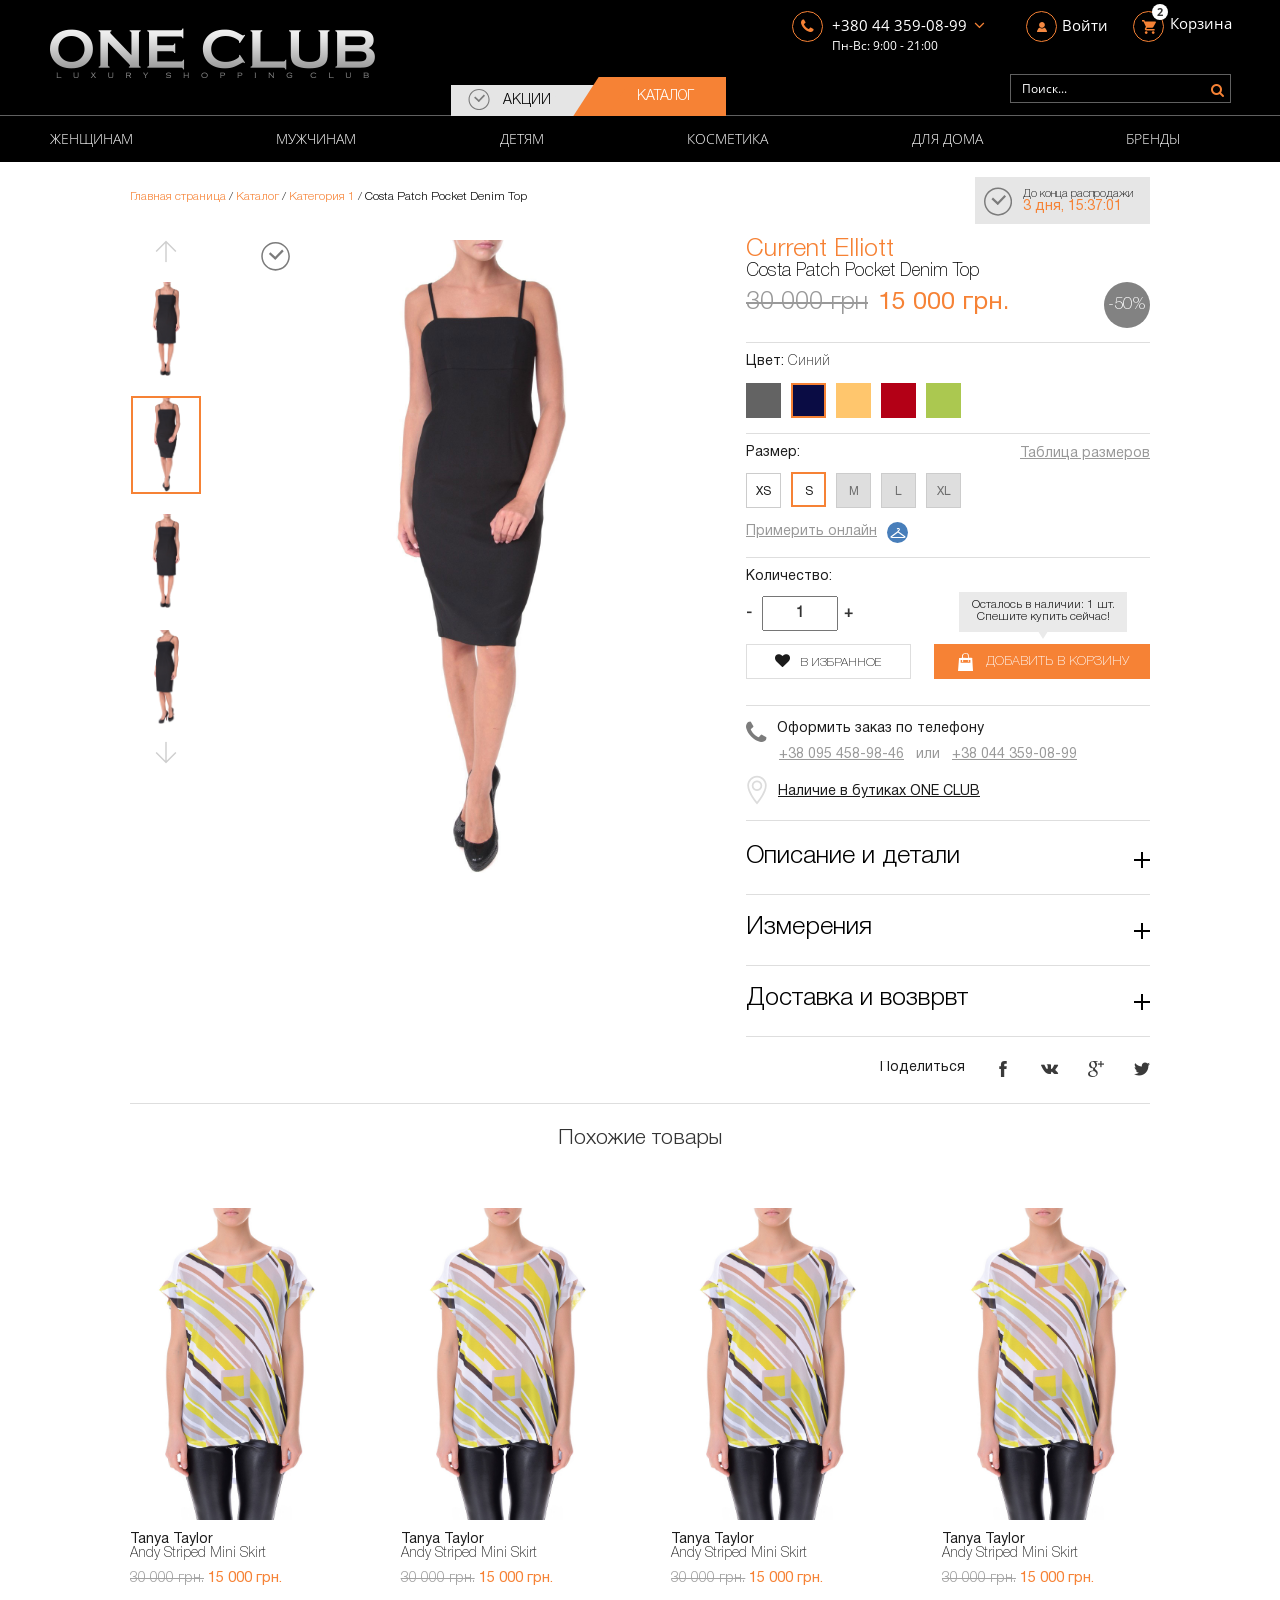
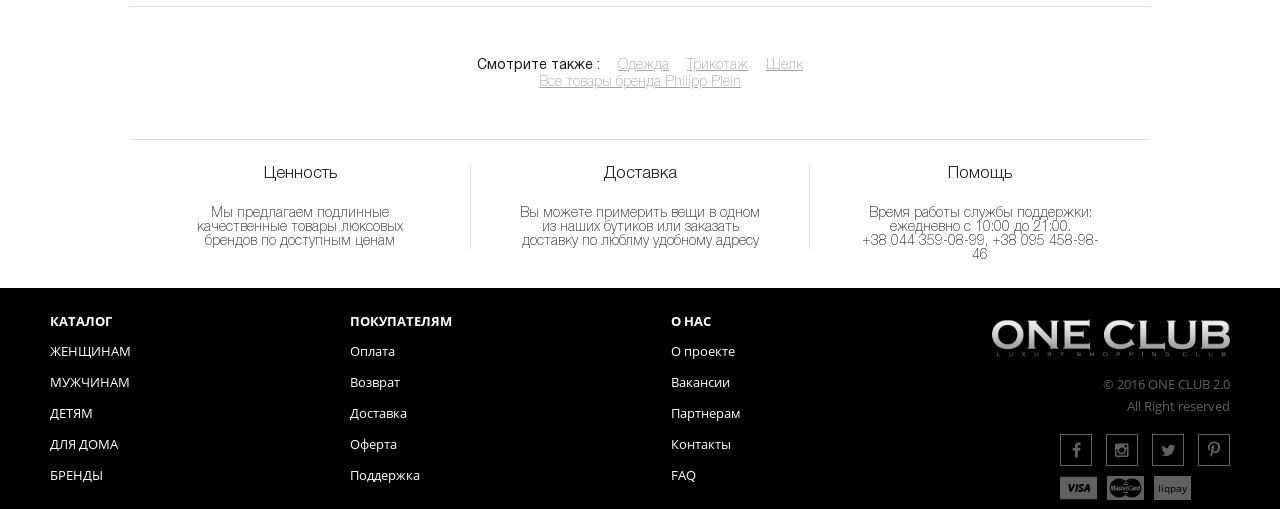
<file: index.html>
<!DOCTYPE html>
<html>
<head>
	<meta charset="utf-8" />
	<title>Test task</title>
	<meta http-equiv="X-UA-Compatible" content="IE=edge" />
	<meta name="viewport" content="width=device-width, initial-scale=1.0" />
	<link rel="shortcut icon" href="favicon.png" />
	<link rel="stylesheet" href="libs/bootstrap/bootstrap-grid.min.css" />
	<link rel="stylesheet" href="libs/font-awesome/css/font-awesome.min.css" />
	<link rel="stylesheet" href="libs/themify-icons/themify-icons.css" />
	<link rel="stylesheet" href="libs/magnific-popup/magnific-popup.css" />
	<link rel="stylesheet" href="css/fonts.css" />
	<link rel="stylesheet" href="css/main.css" />
	<link rel="stylesheet" href="css/slick.css" />
	<link rel="stylesheet" href="css/media.css" />
</head>
<body>
	
	<div class="loader">
		<div class="loader_inner"></div>
	</div>

<!-- header -->

	<header>
		<div class="col-xs-12">
			<div class="row">
				<div class="logo" ><a href="#"><img src="img/logo.png" alt="logo"></a></div>
				<div class="logo-small"><a href="#"><img src="img/logo-small.png" alt="logo"></a></div>
				<div class="bag-icon"><a href="#"><svg
					xmlns="http://www.w3.org/2000/svg"
					id="svg2"
					version="1.1"
					width="18.347467"
					height="22.055443"
					viewBox="0 0 18.347467 22.055443">
					<path
					style="fill:#f5853c"
					d="m 1.319958,5.9950984 c 0,0 1.580932,-0.016375 3.049934,0.00568 0.838221,0.012583 0.363017,-1.2009554 0.583029,-3.0501666 0.430299,-3.61667268 8.141525,-4.2203504 8.247797,-0.052476 0.01262,0.4948966 0.06185,2.662153 -0.0037,3.0750006 0,0 3.090286,0.093555 4.113044,0.093555 1.461029,1.7599663 0.03889,-0.1788493 0.07723,0.2579903 l 0.960175,15.7307613 -9.173734,0 -9.173733,0 z m 13.814843,2.676093 -2.144863,0.041001 0.06758,2.2326376 -0.88715,-0.0546 L 12.142931,8.6462757 6.334802,8.464442 6.232167,11.022699 5.107053,10.991477 5.068883,8.5372585 3.277882,8.6213595 3.213492,11.869675 15.159095,11.886955 Z M 12.239479,6.004125 c 0.335928,0.00525 -0.06656,0.3274901 -0.05026,-0.099216 C 12.243187,4.4923114 12.17326,2.4722907 11.716986,1.9781539 10.927624,1.1232891 9.671833,1.0233522 8.914216,1.0554428 8.008575,1.0938033 6.927466,1.5388627 6.403562,2.5805948 5.85764,3.6661073 5.894114,5.3599002 6.217982,5.9099424 Z"
					id="path3338"
					/>
				</svg></a></div>
				<div class="users-section" id="top">
					<div class="users-section__phone phone">

						<div class="phone__icon icon">
							<i class="fa fa-phone" aria-hidden="true"></i>
						</div>
						<div class="users-section__phone___text">
							<p>+380 44 359-08-99 <span><i class="fa fa-angle-down" aria-hidden="true"></i></span></p>
							<p class="schadule">Пн-Вс: 9:00 - 21:00</p>
							<div class="phone_hidden">+38 095 458-98-46</div>
						</div>
					</div>
					<div class="users-section__enter enter">
						<div class="enter__icon icon">
							<svg
							xmlns="http://www.w3.org/2000/svg"
							version="1.1"
							width="10.034562"
							height="10.000808"
							viewBox="0 0 10.034562 10.000808"
							>
							<path
							style="fill:#f58942"
							d="M 0,9.6167032 C 0,8.9179717 1.3482343,6.2470168 2.2901623,5.8163562 3.2470435,5.3788587 3.8076682,6.5936842 5.0836654,6.5576081 6.4691394,6.5184371 6.8953682,5.248722 7.8479137,5.8374274 9.0819961,6.6001324 10.528242,9.7588719 9.8698141,9.8824315 8.7804745,10.086855 7.462078,9.9644655 5,9.9644655 c -2.75,0 -5,0.1697775 -5,-0.3477627 z M 2.7888559,4.6261419 C 1.7260754,3.3455698 2.1344902,1.7513845 2.8698009,1.0305003 c 1.4067864,-1.37918588 3.0335129,-1.37582264 4.2392118,0.021186 0.715561,0.8291003 1.2021339,2.187729 0.1656907,3.4897094 -1.046637,1.314786 -2.8671766,2.035125 -4.4858475,0.084746 z"
							id="path3340"
							/>
						</svg>
					</div>

					<div class="users-section__enter__text"><p><a href="#">Войти</a></p></div>
				</div>

				<div class="users-section__cart cart">
					<div class="cart__icon icon">
						<svg xmlns="http://www.w3.org/2000/svg" xmlns:xlink="http://www.w3.org/1999/xlink" version="1.1" id="Capa_1" x="0px" y="0px" viewBox="0 0 510 510" style="enable-background:new 0 0 510 510;" xml:space="preserve">
							<g>
								<g id="shopping-cart">
									<path d="M153,408c-28.05,0-51,22.95-51,51s22.95,51,51,51s51-22.95,51-51S181.05,408,153,408z M0,0v51h51l91.8,193.8L107.1,306    c-2.55,7.65-5.1,17.85-5.1,25.5c0,28.05,22.95,51,51,51h306v-51H163.2c-2.55,0-5.1-2.55-5.1-5.1v-2.551l22.95-43.35h188.7    c20.4,0,35.7-10.2,43.35-25.5L504.9,89.25c5.1-5.1,5.1-7.65,5.1-12.75c0-15.3-10.2-25.5-25.5-25.5H107.1L84.15,0H0z M408,408    c-28.05,0-51,22.95-51,51s22.95,51,51,51s51-22.95,51-51S436.05,408,408,408z" fill="#f68235"/>
								</g>
							</g>
						</svg>
						<div class="purchases-count">2</div>
					</div>
					<div class="users-section__cart__text"><p><a href="#">Корзина</a></p></div>
				</div>
			</div>

		</div>
	</div>
	<div class="discounts-catalog">
		<a href="#"><div class="left-button">
			<div class="left-button__icon"><svg version="1.1" id="Layer_1" xmlns="http://www.w3.org/2000/svg" xmlns:xlink="http://www.w3.org/1999/xlink" x="0px" y="0px"
				viewBox="0 0 20.7 20.7" enable-background="new 0 0 20.7 20.7" xml:space="preserve">
				<g id="XMLID_1_">
					<path id="XMLID_10_" fill="#7B7B7B" d="M10.4,0C4.6,0,0,4.6,0,10.4c0,5.7,4.6,10.4,10.4,10.4s10.4-4.6,10.4-10.4
					C20.7,4.6,16.1,0,10.4,0z M10.4,19.7c-5.1,0-9.3-4.1-9.3-9.3s4.1-9.3,9.3-9.3s9.3,4.1,9.3,9.3S15.5,19.7,10.4,19.7z"/>
					<g id="XMLID_5_">

						<rect id="XMLID_3_" x="8.3" y="8.4" transform="matrix(0.6925 -0.7214 0.7214 0.6925 -2.6926 11.9759)" fill="#7B7B7B" width="8.7" height="1.6"/>

						<rect id="XMLID_4_" x="5.3" y="9.4" transform="matrix(0.7373 0.6755 -0.6755 0.7373 9.066 -3.0283)" fill="#7B7B7B" width="6.2" height="1.6"/>
					</g>
				</g>
			</svg>
		</div>Акции</div></a>
		<a href="#"><div class="right-button">Каталог</div></a>
	</div>
	<div class="col-xs-12">
		<div class="row">
			<div class="search">
				<form action="#">
					<input type="search" placeholder="Поиск..."> 
					<button type="submit"><i class="fa fa-search" aria-hidden="true"></i>
					</button>
				</form>
			</div>
		</div>
	</div>	
	
	<div class="col-xs-12">
		<div class="row">
			<nav>
				<ul>
					<li><a href="#">Женщинам</a></li>
					<li><a href="#">Мужчинам</a></li>
					<li><a href="#">Детям</a></li>
					<li><a href="#">Косметика</a></li>
					<li><a href="#">Для дома</a></li>
					<li><a href="#">Бренды</a></li>
				</ul>
			</nav>
		</div>
	</div>
</header>

<!-- header-end -->

<!-- hidden button and menu for 320-767px -->
<button class="toggle_mnu">
	<span class="sandwich">
		<span class="sw-topper"></span>
		<span class="sw-bottom"></span>
		<span class="sw-footer"></span>
	</span>
</button>

<div class=" hidden-mnu main-mnu">
	<ul>
		<li><a href="#">Женщинам</a></li>
		<li><a href="#">Мужчинам</a></li>
		<li><a href="#">Детям</a></li>
		<li><a href="#">Косметика</a></li>
		<li><a href="#">Для дома</a></li>
		<li><a href="#">Бренды</a></li>
	</ul>
</div>

<!-- main -->

<div class="col-xs-12">
	<div class="row">
		<div class="main">

			<!-- breadcrumbs section -->

			<div class="col-xs-12">
				<div class="row">
					<div class="breadcrumbs">
						<a href="#"><span>Главная страница </span></a>/ <a href="#"><span>Каталог </span></a>/ <a href="#"><span>Категория 1 </span></a>/ <a href="#">Costa Patch Pocket Denim Top</a>
					</div>
					<div class="timer">
						<div class="timer__icon">
							<svg version="1.1"  xmlns="http://www.w3.org/2000/svg" xmlns:xlink="http://www.w3.org/1999/xlink" x="0px" y="0px"
							viewBox="0 0 20.7 20.7" enable-background="new 0 0 20.7 20.7" xml:space="preserve">

							<path  fill="#7B7B7B" d="M10.4,0C4.6,0,0,4.6,0,10.4c0,5.7,4.6,10.4,10.4,10.4s10.4-4.6,10.4-10.4
							C20.7,4.6,16.1,0,10.4,0z M10.4,19.7c-5.1,0-9.3-4.1-9.3-9.3s4.1-9.3,9.3-9.3s9.3,4.1,9.3,9.3S15.5,19.7,10.4,19.7z"/>


							<rect  x="8.3" y="8.4" transform="matrix(0.6925 -0.7214 0.7214 0.6925 -2.6926 11.9759)" fill="#7B7B7B" width="8.7" height="1.6"/>

							<rect  x="5.3" y="9.4" transform="matrix(0.7373 0.6755 -0.6755 0.7373 9.066 -3.0283)" fill="#7B7B7B" width="6.2" height="1.6"/>

						</svg>
					</div>
					<div class="timer__text">
						<p>До конца распродажи</p>
						<p><span>3 дня, 15:37:01</span></p>
					</div>
				</div>
			</div>
		</div>

		<!-- breadcrumbs section end-->
		
		<!-- sliders -->

		<div class="col-xs-12">
			<div class="row">
				
				<div class="sliders">
					<div class="timer__icon">
						<svg version="1.1"  xmlns="http://www.w3.org/2000/svg" xmlns:xlink="http://www.w3.org/1999/xlink" x="0px" y="0px"
						viewBox="0 0 20.7 20.7" enable-background="new 0 0 20.7 20.7" xml:space="preserve">

						<path  fill="#7B7B7B" d="M10.4,0C4.6,0,0,4.6,0,10.4c0,5.7,4.6,10.4,10.4,10.4s10.4-4.6,10.4-10.4
						C20.7,4.6,16.1,0,10.4,0z M10.4,19.7c-5.1,0-9.3-4.1-9.3-9.3s4.1-9.3,9.3-9.3s9.3,4.1,9.3,9.3S15.5,19.7,10.4,19.7z"/>


						<rect  x="8.3" y="8.4" transform="matrix(0.6925 -0.7214 0.7214 0.6925 -2.6926 11.9759)" fill="#7B7B7B" width="8.7" height="1.6"/>

						<rect  x="5.3" y="9.4" transform="matrix(0.7373 0.6755 -0.6755 0.7373 9.066 -3.0283)" fill="#7B7B7B" width="6.2" height="1.6"/>

					</svg>
				</div>
				<!-- vertical-slider -->
				<div class="sl1">
					<div class="sl__slide "><img src="img/dress1.jpg" alt="dress 1" class="sl__img active"></div>
					<div class="sl__slide"><img src="img/dress2.jpg" alt="dress 2" class="sl__img"></div>
					<div class="sl__slide"><img src="img/dress3.jpg" alt="dress 3" class="sl__img"></div>
					<div class="sl__slide"><img src="img/dress4.jpg" alt="dress 4" class="sl__img"></div>
					<div class="sl__slide"><img src="img/dress2.jpg" alt="dress 2" class="sl__img"></div>
				</div>

				<!-- big-slider -->

				<div class="sl2">
					<div class="sl2__slide "><img src="img/dress1.jpg" alt="dress 1" class="sl2__img active"></div>
					<div class="sl2__slide"><img src="img/dress2.jpg" alt="dress 2" class="sl2__img"></div>
					<div class="sl2__slide"><img src="img/dress3.jpg" alt="dress 3" class="sl2__img"></div>
					<div class="sl2__slide"><img src="img/dress4.jpg" alt="dress 4" class="sl2__img"></div>

				</div>

				<div class="sl3">
					<div class="sl__slide "><img src="img/dress1.jpg" alt="dress 1" class="sl__img active"></div>
					<div class="sl__slide"><img src="img/dress2.jpg" alt="dress 2" class="sl__img"></div>
					<div class="sl__slide"><img src="img/dress3.jpg" alt="dress 3" class="sl__img"></div>
					<div class="sl__slide"><img src="img/dress4.jpg" alt="dress 4" class="sl__img"></div>
					<div class="sl__slide"><img src="img/dress2.jpg" alt="dress 2" class="sl__img"></div>
				</div>

			</div>

			<!-- sliders-end -->


			<!-- description -->
			<div class="description">

				<div class="description__goods-name goods-name">
					<div class="text_wrap">

						<div class="goods-name__text">
							<h2>Current Elliott</h2>
							<h3>Costa Patch Pocket Denim Top</h3>
						</div>
						<div class="goods-name__text__proce">
							<div class="proce_left">30 000 грн </div>
							<div class="price_right">15 000 грн.</div>
						</div>
					</div>

					<div class="goods-name__discount">-50%</div>
				</div>

				<div class="description__colours colours">
					<p><span>Цвет: </span>Синий</p>
					<div class="colours-wrap">
						<a href="#"><div class="gray-colour colour"></div></a>
						<a href="#"><div class="blue-colour colour active"></div></a>
						<a href="#"><div class="orange-colour colour"></div></a>
						<a href="#"><div class="red-colour colour"></div></a>
						<a href="#"><div class="green-colour colour"></div></a>
					</div>

				</div>

				<div class="description__size size">
					<div class="col-xs-12">
						<div class="row">
							<div class="size__text">Размер:</div>
							<div class="size__link"><a href="#">Таблица размеров</a></div>
						</div>
					</div>
					<div class="col-xs-12">
						<div class="row">
							<div class="size__variants">
								<a href="#"><div class="size__present variant">xs</div></a>
								<a href="#"><div class="size__present variant active">s</div></a>
								<a href="#"><div class="size__absent variant">m</div></a>
								<a href="#"><div class="size__absent variant">l</div></a>
								<a href="#"><div class="size__absent variant">xl</div></a>
							</div>
							<div class="col-xs-12">
								<div class="row">
									<div class="size__fitting">
										<div class="size__fitting__link">
											<a href="#">Примерить онлайн</a>
										</div>

										<div class="hanger-icon">
											<svg xmlns="http://www.w3.org/2000/svg" xmlns:xlink="http://www.w3.org/1999/xlink" version="1.1"  x="0px" y="0px" viewBox="0 0 47.052 47.052" style="enable-background:new 0 0 47.052 47.052;" xml:space="preserve" width="512px" height="512px">
												<g>
													<path d="M44.934,33.158L25.385,18.805c0.088-0.144,0.168-0.301,0.238-0.469   c0.225-0.535,0.783-0.941,1.431-1.413l0.287-0.21c1.425-1.052,2.117-2.509,2.117-4.461c-0.043-2.639-1.866-4.286-4.887-4.405   l-0.213-0.002c-1.298,0-2.478,0.293-3.505,0.87c-0.828,0.461-1.056,1.597-0.749,2.368l1.86,1.818l0.339-0.42   c0.575-0.712,1.532-1.153,2.499-1.153c0.761,0,1.356,0.46,1.356,1.048c0,0.894-1.02,1.751-1.92,2.506   c-0.615,0.517-1.197,1.005-1.493,1.52c-0.33,0.551-0.503,1.192-0.538,2.004L2.117,33.158c-2.199,1.611-2.296,3.063-1.99,3.998   s1.242,2.051,3.971,2.051h38.853c2.726,0,3.665-1.114,3.972-2.05C47.231,36.223,47.134,34.772,44.934,33.158z M4.455,35.74   l19.07-14.002L42.597,35.74H4.455z" fill="#FFFFFF"/>
												</g>

											</svg>
										</div>
									</div>
								</div>
							</div>
						</div>
					</div>

				</div>

				<div class="description__counter counter">
					<div class="col-xs-12">
						<div class="row">
							<div class="counter__tex">
								Количество:
							</div>
						</div>
					</div>

					<div class="col-xs-12">
						<div class="row">
							<div class="counter__count">
								<div class="minus simbol">-</div>
								<input type="text" value="1" size="5"/>
								<div class="plus simbol">+</div>
							</div>

							<div class="counter__message">
								<p class="first-p">Осталось в наличии: 1 шт.</p>
								<p>Спешите купить сейчас!</p>
							</div>
						</div>	
					</div>

					<div class="col-xs-12">
						<div class="row">
							<div class="counter__buttons">
								<a href="#"><div class="button_favorite">
									<div class="button_favorite__icon">
										<i class="fa fa-heart" aria-hidden="true"></i>
									</div>
									<div class="button_favorite__text">
										В избранное
									</div>

								</div></a>
								<a href="#"><div class="button_cart">
									<div class="button_cart__icon">
										<svg
										xmlns="http://www.w3.org/2000/svg"
										version="1.1"
										width="18.347467"
										height="22.055443"
										viewBox="0 0 18.347467 22.055443"
										>
										<path

										d="m 1.319958,5.9950984 c 0,0 1.580932,-0.016375 3.049934,0.00568 0.838221,0.012583 0.363017,-1.2009554 0.583029,-3.0501666 0.430299,-3.61667268 8.141525,-4.2203504 8.247797,-0.052476 0.01262,0.4948966 0.06185,2.662153 -0.0037,3.0750006 0,0 3.090286,0.093555 4.113044,0.093555 1.461029,1.7599663 0.03889,-0.1788493 0.07723,0.2579903 l 0.960175,15.7307613 -9.173734,0 -9.173733,0 z m 13.814843,2.676093 -2.144863,0.041001 0.06758,2.2326376 -0.88715,-0.0546 L 12.142931,8.6462757 6.334802,8.464442 6.232167,11.022699 5.107053,10.991477 5.068883,8.5372585 3.277882,8.6213595 3.213492,11.869675 15.159095,11.886955 Z M 12.239479,6.004125 c 0.335928,0.00525 -0.06656,0.3274901 -0.05026,-0.099216 C 12.243187,4.4923114 12.17326,2.4722907 11.716986,1.9781539 10.927624,1.1232891 9.671833,1.0233522 8.914216,1.0554428 8.008575,1.0938033 6.927466,1.5388627 6.403562,2.5805948 5.85764,3.6661073 5.894114,5.3599002 6.217982,5.9099424 Z"

										/>
									</svg>
								</div>
								<div class="button_cart__text">добавить в корзину</div></div></a>
							</div>
						</div>
					</div>
				</div>

				<div class="description__booking booking">
					<div class="col-xs-12">
						<div class="row">
							<div class="booking__order"><div class="booking__order__icon"><i class="fa fa-phone" aria-hidden="true"></i></div><div class="booking__order__text">Оформить заказ по телефону</div></div>
						</div>
					</div>
					<div class="col-xs-12">
						<div class="row">
							<div class="booking__phone"><p><span>+38 095 458-98-46</span>   или   <span>+38 044 359-08-99</span></p></div>
						</div>
					</div>
					<div class="col-xs-12">
						<div class="row">
							<div class="booking__availability">
								<div class="booking__availability__icon"><span class="ti-location-pin"></span></div>


								<!-- popup-window -->


								<div class="booking__availability__text"><a href="#text-popup" class="popup_content">Наличие в бутиках ONE CLUB</a></div>
								<div id="text-popup" class="white-popup mfp-hide">
									<button title="Close (Esc)" type="button" class="mfp-close"><span class="ti-close"></span></button>
									<div class="popup__header">
										<h2>Наличие в бутиках ONE CLUB</h2>
									</div>
									<div class="popup-content__wrap">
										<div class="popup-content__product_name"><p>Платье <span>Current Elliott </span>размер S</p></div>
										<div class="popup-content__places place">
											<div class="place__item">
												<div class="place__item__text">
													<h3>ТЦ Глобус <span>(3 линия, 2 этаж)</span></h3>	
													<p>г. Киев, ул. Институтская, 2</p>
													<p>Тел.: +380 44 599-69-99</p>
													<p>Время работы: 10:00 - 22:00</p>
												</div>

												<p class="map"><a href="#">Показать на карте</a></p>
											</div>

											<div class="place__item">
												<div class="place__item__text">
													<h3>ТЦ Мануфактура</h3>	
													<p>Обуховское шоссе-2, 2</p>
													<p>с.Ходосеевка, Киевсая область</p>
													<p>Тел.: +380 44 200-98-98</p>
													<p>Время работы: 10:00 - 21:00</p>
												</div>

												<p class="map"><a href="#">Показать на карте</a></p>
											</div>

											<div class="place__item">
												<div class="place__item__text">
													<h3>ТPЦ Атмосфера</h3>	
													<p>г. Киев, Столичное шоссе, 103</p>
													<p>Тел.: +380 44 393-47-07</p>
													<p>Время работы: 10:00 - 21:00</p>
												</div>

												<p class="map"><a href="#">Показать на карте</a></p>
											</div>
										</div>
									</div>
								</div>

								<!-- popup-window-end -->
								
							</div>

						</div>
					</div>
				</div>

				<!-- accordion	 -->
				<div class="accordion">
					<section class="accordion_item">
						<h2 class="title_block">Описание и детали</h2>
						<div class="info">
							<p class="info_item"><span>Состав: </span>100% трикотаж</p>
							<p class="info_item"><span>Сезон: </span> демисезон</p>
							<p class="info_item"><span>Детали: </span>Облегающая модель выполнена из гладкого трикотажа.</p>
							<p class="info_item last"><span>Код товара: </span>1234-5678-8765-4321</p>
						</div>
					</section>
					<section class="accordion_item">
						<h2 class="title_block">Измерения</h2>
						<div class="info">
							<p class="info_item measuring"><span>Размер вещи на фото: </span>S</p>
							<p>Обхват груди: 85 см</p>
							<p>Обхват талии: 61 см</p>
							<p>Обхват бедер: 89 см</p>
							<p>Рост: 175 см</p>
							<p class="info_item last"><span>Чтобы выбрать подходящий размер, воспользуйтесь онлайн-примерочной, <a href="#">таблицей размеров</a> или обратитесь к нашему консультанту.</span></p>
						</div>
					</section>
					<section class="accordion_item">
						<h2 class="title_block">Доставка и возврвт</h2>
						<div class="info">
							<p class="info_item delivery"><span>Ожидаемая дата доставки: </span>21.09.2016 - 23.09.2016</p>
							<p class="info_item delivery"><span>Бесплатная достака при заказе от 2000 грн, а также при оплате банкоской картой.</span></p>
							<p class="info_item delivery"><span>Вы можете выбрать любой удобный способ доставки:</span></p>
							<p>Самовывоз из наших бутиков в Киеве (адрес выбирается в момент оформления заказа) - бесплатно.</p>
							<p>Курьером по Киеву.</p>
							<p>Сервисом доставки "Нова пошта" по всей Украине.</p>
							<p class="info_item last"><span>Если товар не подошел, Вы можете вернуть его в течение 14 дней с момента получения.</span></p>
						</div>
					</section>
				</div>
				<!-- accordion-end -->

				<div class="description__social social">

					<div class="social__wrap">

						<div class="social__text">Поделиться</div>
						<div class="social__icon__wrap">
							<div class="social__icon f"><a href="#"><span class="ti-facebook"></span></a></div>
							<div class="social__icon vk"><a href="#"><i class="fa fa-vk" aria-hidden="true"></i>
							</a></div>
							<div class="social__icon google"><a href="#"><span class="ti-google"></span></a></div>
							<div class="social__icon twitt"><a href="#"><span class="ti-twitter-alt"></span></a></div>
						</div>

					</div>
				</div>
			</div>

			<!-- description-end -->

			<!-- products_similar -->

			<div class="col-xs-12">
				<div class="row">
					<div class="products_similar similar">
						<h3>Похожие товары</h3>
						<div class="products_similar__wrap">

							<a href="#">
								<div class="products_similar__item">
									<div class="similar__img"><img src="img/similar-product.jpg" alt="similar-product"></div>	
									<div class="similar__text">
										<p class="model">Tanya Taylor</p>
										<p>Andy Striped Mini Skirt</p>
										<p class="similar__price"><span>30 000 грн.</span> 15 000 грн.</p>
									</div>
								</div>
							</a>

							<a href="#">
								<div class="products_similar__item">
									<div class="similar__img"><img src="img/similar-product.jpg" alt="similar-product"></div>	
									<div class="similar__text">
										<p class="model">Tanya Taylor</p>
										<p>Andy Striped Mini Skirt</p>
										<p class="similar__price"><span>30 000 грн.</span> 15 000 грн.</p>
									</div>
								</div>
							</a>

							<a href="#">
								<div class="products_similar__item">
									<div class="similar__img"><img src="img/similar-product.jpg" alt="similar-product"></div>	
									<div class="similar__text">
										<p class="model">Tanya Taylor</p>
										<p>Andy Striped Mini Skirt</p>
										<p class="similar__price"><span>30 000 грн.</span> 15 000 грн.</p>
									</div>
								</div>
							</a>

							<a href="#">
								<div class="products_similar__item">
									<div class="similar__img"><img src="img/similar-product.jpg" alt="similar-product"></div>	
									<div class="similar__text">
										<p class="model">Tanya Taylor</p>
										<p>Andy Striped Mini Skirt</p>
										<p class="similar__price"><span>30 000 грн.</span> 15 000 грн.</p>
									</div>
								</div>
							</a>


						</div>

					</div>
				</div>
			</div>

			<!-- products_similar-end -->

			<!-- additional-links -->

			<div class="col-xs-12">
				<div class="row">
					<div class="links_additional">
						<ul>
							<li class="li_main"><span>Смотрите также :</span></li>
							<li><a href="#">Одежда</a></li>
							<li><a href="#">Трикотаж</a></li>
							<li><a href="#">Шелк</a></li>
							<li><a href="#">Все товары бренда Philipp Plein</a></li>
						</ul>
					</div>
				</div>
			</div>

			<!-- additional-links-end -->

			<!-- capabilities -->
			<div class="col-xs-12">
				<div class="row">
					<div class="capabilities">

						<div class="capabilities__item">
							<h4>Ценность</h4>
							<div class="capabilities__item__text">
								<p>Мы предлагаем подлинные качественные товары люксовых брендов по доступным ценам</p>
							</div>
						</div>

						<div class="capabilities__item  item_central">
							<h4>Доставка</h4>
							<div class="capabilities__item__text">
								<p>Вы можете примерить вещи в одном из наших бутиков или заказать доставку по люблму удобному адресу</p>
							</div>
						</div>

						<div class="capabilities__item">
							<h4>Помощь</h4>
							<div class="capabilities__item__text">
								<p>Время работы службы поддержки:</p>
								<p>ежедневно с 10:00 до 21:00.</p>
								<p>+38 044 359-08-99, +38 095 458-98-46</p>
							</div>
						</div>
					</div>
				</div>
			</div>

			<!-- capabilities-end -->

		</div>
	</div>
</div>
</div>
</div>
<!-- main-end -->

<!-- footer -->
<div class="col-xs-12">
	<div class="row">
		<footer>
			<div class="footer__menu">

				<div class="footer__menu__item catalog">
					<h5>Каталог</h5>
					<ul>
						<li><a href="#">Женщинам</a></li>
						<li><a href="#">Мужчинам</a></li>
						<li><a href="#">Детям</a></li>
						<li><a href="#">Для дома</a></li>
						<li><a href="#">Бренды</a></li>
					</ul>
				</div>

				<div class="footer__menu__item">
					<h5>Покупателям</h5>
					<ul>
						<li><a href="#">Оплата</a></li>
						<li><a href="#">Возврат</a></li>
						<li><a href="#">Доставка</a></li>
						<li><a href="#">Оферта</a></li>
						<li><a href="#">Поддержка</a></li>
					</ul>
				</div>

				<div class="footer__menu__item">
					<h5>О Нас</h5>
					<ul>
						<li><a href="#">О проекте</a></li>
						<li><a href="#">Вакансии</a></li>
						<li><a href="#">Партнерам</a></li>
						<li><a href="#">Контакты</a></li>
						<li><a href="#">FAQ</a></li>
					</ul>
				</div>

			</div>
			<div class="footer__social">
				<div class="footer__social__logo">
					<div class="logo_footer"><a href="#"><img src="img/logo.png" alt="logo"></a></div>
				</div>
				<div class="footer__social__copy">
					<p>&copy; 2016 ONE CLUB 2.0</p>
					<p>All Right reserved</p>
				</div>
				<div class="footer__social__icons">
					<div class="footer__social__icons_wrap">
						<a href="#"><div class="footer_icon__f footer_icon"><i class="fa fa-facebook" aria-hidden="true"></i>
						</div></a>
						<a href="#"><div class="footer_icon__inst footer_icon"><i class="fa fa-instagram" aria-hidden="true"></i>
						</div></a>
						<a href="#"><div class="footer_icon__twitt footer_icon"><i class="fa fa-twitter" aria-hidden="true"></i>
						</div></a>
						<a href="#"><div class="footer_icon__pint footer_icon"><span class="ti-pinterest"></span>
						</div></a>
					</div>
					<div class="footer__social__cards ">
						<a href="#"><div class="cards__visa cards">
							<svg xmlns="http://www.w3.org/2000/svg"  version="1.1"  x="0px" y="0px" viewBox="0 0 474.172 474.172" style="enable-background:new 0 0 474.172 474.172;" xml:space="preserve" >

								<g>
									<g>
										<path d="M0,91.963V382.21h474.172V91.963H0z M122.701,285.496l-10.909-78.189l26.475,16.631     l-44.561-35.262h42.829l4.333,45.991c0.545,5.462,0.984,10.827,1.398,16.347c2.227-5.284,4.82-11.063,7.82-17.436l21.216-44.902     h28.166l-49.95,96.819C149.517,285.496,122.701,285.496,122.701,285.496z M193.484,285.496l18.395-96.819h25.207l-18.371,96.819     H193.484z M261.309,286.87c-11.502,0-21.898-2.642-27.8-7.072l-1.731-1.317l8.519-21.012l2.853,1.707     c5.723,3.422,13.03,5.422,20.053,5.422c5.365,0,11.665-2.081,11.665-7.885c0-3.032-1.764-5.698-10.779-10.356     c-9.559-5.162-20.476-12.851-20.476-26.71c0-19.094,15.965-32.441,38.814-32.441c9.348,0,16.834,1.634,22.849,4.95l2.13,1.171     l-8.055,21.581l-2.878-1.577c-1.122-0.626-7.21-3.707-15.103-3.707c-8.112,0-11.559,3.528-11.559,6.787     c0,3.495,4.463,6.267,11.843,10.388c13.128,6.893,19.533,15.591,19.533,26.556C301.188,273.401,285.175,286.87,261.309,286.87z      M360.072,285.496l-1.886-23.646h-21.841l-10.835,23.646h-27.019l47.129-96.819h29.295l11.347,96.819H360.072z" fill="#606060"/>
									</g>
									<g>
										<path d="M354.885,218.451c-1.008,2.593-2.04,5.056-3.056,7.234l-7.202,15.647h12.258l-1.512-16.558     C355.251,222.906,355.072,220.752,354.885,218.451z" fill="#606060"/>

									</g>
								</g>
							</svg>
						</div></a>
						<a href="#"><div class="cards__master cards">
							<svg xmlns="http://www.w3.org/2000/svg" xmlns:xlink="http://www.w3.org/1999/xlink" version="1.1"  x="0px" y="0px" width="512px" height="512px" viewBox="0 0 56.48 56.48" style="enable-background:new 0 0 56.48 56.48;" xml:space="preserve">
								<g>
									<path d="M15.051,25.813c-1.058,0-1.869,0.34-1.869,0.34l-0.224,1.33c0,0,0.669-0.272,1.682-0.272c0.575,0,0.995,0.064,0.995,0.531   c0,0.284-0.051,0.389-0.051,0.389s-0.453-0.037-0.663-0.037c-1.335,0-2.737,0.568-2.737,2.287c0,1.354,0.919,1.663,1.49,1.663   c1.089,0,1.559-0.706,1.583-0.708l-0.051,0.59h1.359l0.606-4.25C17.17,25.871,15.597,25.813,15.051,25.813z M14.289,30.75   c-0.479,0-0.604-0.365-0.604-0.583c0-0.422,0.229-0.93,1.36-0.93c0.264,0.001,0.292,0.028,0.336,0.036   C15.411,29.533,15.219,30.75,14.289,30.75z M19.11,27.741c0,0.771,1.839,0.392,1.839,2.31c0,2.051-1.987,1.961-2.334,1.961   c-1.295,0-1.695-0.178-1.732-0.188l0.206-1.351c0.002-0.01,0.65,0.236,1.371,0.236c0.416,0,0.956-0.041,0.956-0.537   c0-0.746-1.932-0.566-1.932-2.334c0-1.559,1.158-2.015,2.3-2.015c0.882,0,1.424,0.121,1.424,0.121l-0.195,1.362   c0,0-0.837-0.069-1.054-0.069C19.409,27.238,19.11,27.358,19.11,27.741z M22.773,30.089c-0.034,0.211,0.025,0.498,0.562,0.498   c0.137,0,0.292-0.046,0.398-0.046l-0.193,1.312c-0.155,0.043-0.594,0.199-1.157,0.203c-0.719,0.007-1.23-0.397-1.23-1.308   c0-0.612,0.877-5.655,0.911-5.688h1.543l-0.157,0.9h0.77l-0.197,1.452h-0.817L22.773,30.089z M28.727,29.452   c0,0,0.203-1,0.203-1.407c0-1.017-0.506-2.257-2.2-2.257c-1.552,0.001-2.701,1.673-2.701,3.563c0,2.181,1.439,2.699,2.666,2.699   c1.132,0,1.63-0.254,1.63-0.254l0.272-1.488c0,0-0.861,0.38-1.639,0.38c-1.657,0-1.367-1.236-1.367-1.236H28.727z M26.735,27.171   c0.871,0,0.71,0.979,0.71,1.057h-1.713C25.732,28.128,25.894,27.171,26.735,27.171z M12.737,24.583l-1.217,7.35H9.94l0.879-5.541   l-1.983,5.541H7.773l-0.138-5.541l-0.939,5.541H5.207l1.234-7.35h2.252l0.079,4.51l1.521-4.51H12.737z M32.26,23.615h-8.014   c0.079-0.15,0.359-0.754,0.781-1.553h6.607C31.871,22.564,32.079,23.082,32.26,23.615z M30.799,20.539h-4.913   c0.315-0.52,0.663-1.052,1.033-1.552h2.754C30.081,19.479,30.458,19.997,30.799,20.539z M28.235,38.991   c-0.537-0.485-1.023-1.022-1.482-1.584h2.993c-0.451,0.553-0.944,1.071-1.472,1.552h-0.003c0,0.001,0.001,0.001,0.001,0.001   C28.26,38.97,28.247,38.98,28.235,38.991z M30.817,35.913h-5.143c-0.313-0.5-0.605-1.013-0.856-1.552h6.843   C31.41,34.897,31.129,35.415,30.817,35.913z M32.651,25.905c-0.205,0.418-0.386,0.801-0.574,1.79   c-1.071-0.379-1.155,1.695-1.604,4.25h-1.584l0.963-5.982h1.437L31.15,26.83c0,0,0.512-0.943,1.203-0.943   C32.555,25.885,32.651,25.905,32.651,25.905z M35.508,30.548c0.52,0,1.276-0.379,1.276-0.379l-0.276,1.684   c0,0-0.83,0.211-1.35,0.211c-1.842,0-2.777-1.271-2.777-3.196c0-2.903,1.733-4.449,3.514-4.449c0.804,0,1.738,0.378,1.738,0.378   l-0.252,1.635c0,0-0.631-0.441-1.416-0.441c-1.05,0-1.992,1.002-1.992,2.824C33.973,29.712,34.412,30.548,35.508,30.548z    M50.574,31.082c-0.075,0.04-0.133,0.098-0.175,0.174c-0.042,0.075-0.063,0.153-0.063,0.234s0.021,0.158,0.063,0.232   c0.041,0.074,0.099,0.133,0.173,0.175c0.075,0.041,0.152,0.062,0.232,0.062c0.082,0,0.16-0.021,0.233-0.062   c0.074-0.042,0.132-0.101,0.173-0.175c0.043-0.074,0.062-0.151,0.062-0.232c0-0.082-0.02-0.16-0.062-0.234   c-0.041-0.076-0.101-0.134-0.176-0.174c-0.074-0.041-0.15-0.061-0.23-0.061C50.727,31.021,50.65,31.041,50.574,31.082z    M51.143,31.293c0.035,0.063,0.054,0.128,0.054,0.195s-0.017,0.133-0.052,0.194c-0.034,0.062-0.082,0.109-0.145,0.146   c-0.062,0.034-0.126,0.052-0.193,0.052c-0.068,0-0.133-0.018-0.194-0.052c-0.063-0.035-0.11-0.083-0.146-0.146   s-0.052-0.127-0.052-0.194s0.017-0.132,0.054-0.195c0.035-0.062,0.082-0.11,0.146-0.145s0.127-0.05,0.192-0.05   s0.129,0.017,0.19,0.05C51.061,31.183,51.108,31.23,51.143,31.293z M44.877,29.517c0,1.265,0.629,2.504,1.913,2.504   c0.925,0,1.437-0.645,1.437-0.645l-0.067,0.551h1.501l1.18-7.339l-1.548,0.003l-0.333,2.065c0,0-0.58-0.803-1.49-0.803   C46.055,25.854,44.877,27.559,44.877,29.517z M48.575,28.618c0,0.815-0.403,1.904-1.239,1.904c-0.556,0-0.816-0.466-0.816-1.198   c0-1.197,0.537-1.986,1.216-1.986C48.29,27.339,48.575,27.72,48.575,28.618z M51.086,36.347c-0.011-0.01-0.025-0.021-0.043-0.026   c0.043-0.003,0.079-0.019,0.105-0.046c0.025-0.027,0.039-0.059,0.039-0.096c0-0.026-0.008-0.051-0.023-0.074   s-0.037-0.04-0.064-0.049c-0.025-0.01-0.068-0.015-0.127-0.015h-0.174v0.505l0,0h0.082v-0.215h0.047   c0.028,0,0.051,0.006,0.064,0.018c0.021,0.017,0.051,0.056,0.086,0.117l0.044,0.08h0.101l-0.062-0.099   C51.131,36.401,51.106,36.368,51.086,36.347z M50.979,36.263h-0.1v-0.152h0.094c0.039,0,0.065,0.003,0.08,0.009   c0.016,0.006,0.026,0.015,0.035,0.026c0.008,0.012,0.012,0.025,0.012,0.039c0,0.023-0.008,0.043-0.025,0.057   S51.025,36.263,50.979,36.263z M55.026,9.939H1.454C0.65,9.939,0,10.59,0,11.393v33.695c0,0.803,0.65,1.454,1.454,1.454h53.572   c0.804,0,1.454-0.651,1.454-1.454V11.393C56.48,10.59,55.83,9.939,55.026,9.939z M51.409,36.519   c-0.042,0.076-0.099,0.134-0.173,0.175s-0.152,0.062-0.232,0.062c-0.082,0-0.16-0.021-0.234-0.062   c-0.073-0.041-0.131-0.099-0.174-0.175c-0.041-0.073-0.062-0.151-0.062-0.232s0.021-0.158,0.063-0.234   c0.041-0.076,0.101-0.133,0.175-0.174c0.075-0.039,0.151-0.06,0.231-0.06c0.079,0,0.155,0.021,0.229,0.06   c0.075,0.041,0.134,0.098,0.175,0.174c0.042,0.076,0.062,0.154,0.062,0.234S51.451,36.447,51.409,36.519z M52.457,28.241   c0.002,8.005-6.484,14.497-14.49,14.499c-3.744,0.001-7.158-1.418-9.73-3.749c-2.572,2.327-5.979,3.745-9.717,3.745   c-8.001,0-14.495-6.493-14.495-14.495c0-7.97,6.443-14.444,14.402-14.496c0.031,0,0.062,0,0.093,0c3.738,0,7.146,1.418,9.718,3.745   c2.571-2.328,5.981-3.747,9.722-3.748c8.006-0.003,14.497,6.486,14.499,14.492C52.457,28.236,52.457,28.238,52.457,28.241z    M50.6,31.244v0.504h0.082v-0.214h0.047c0.029,0,0.052,0.006,0.066,0.017c0.021,0.018,0.049,0.056,0.086,0.119l0.043,0.079h0.101   l-0.062-0.099c-0.029-0.047-0.055-0.08-0.074-0.1c-0.012-0.011-0.025-0.02-0.043-0.026c0.043-0.003,0.078-0.019,0.104-0.046   c0.025-0.026,0.04-0.06,0.04-0.096c0-0.025-0.008-0.051-0.024-0.074c-0.016-0.022-0.037-0.039-0.062-0.049   s-0.069-0.015-0.128-0.015L50.6,31.244L50.6,31.244z M50.891,31.347c0.009,0.013,0.013,0.024,0.013,0.041   c0,0.022-0.009,0.041-0.024,0.055c-0.019,0.015-0.05,0.021-0.097,0.021h-0.099v-0.152h0.092c0.04,0,0.066,0.003,0.082,0.008   C50.871,31.327,50.883,31.334,50.891,31.347z M40.069,25.813c-1.06,0-1.87,0.34-1.87,0.34l-0.225,1.33c0,0,0.67-0.272,1.682-0.272   c0.575,0,0.996,0.064,0.996,0.531c0,0.284-0.053,0.389-0.053,0.389s-0.452-0.037-0.664-0.037c-1.334,0-2.735,0.568-2.735,2.287   c0,1.354,0.92,1.663,1.49,1.663c1.088,0,1.558-0.706,1.583-0.708l-0.051,0.59h1.358l0.606-4.25   C42.189,25.871,40.615,25.813,40.069,25.813z M39.309,30.75c-0.48,0-0.604-0.365-0.604-0.583c0-0.422,0.229-0.93,1.36-0.93   c0.263,0.001,0.291,0.028,0.336,0.036C40.43,29.533,40.237,30.75,39.309,30.75z M45.034,27.694   c-1.071-0.379-1.153,1.694-1.604,4.25h-1.584l0.963-5.982h1.438l-0.138,0.867c0,0,0.513-0.943,1.204-0.943   c0.201,0,0.297,0.02,0.297,0.02C45.405,26.323,45.223,26.706,45.034,27.694z" fill="#606060"/>
								</g>

							</svg>
						</div></a>
						<a href="#"><div class="cards__liqpay cards">
							liqpay
						</div></a>
					</div>
				</div>
				
			</div>
		</footer>
	</div>
</div>
<a href="#top" class="up"><i class="fa fa-angle-up" aria-hidden="true"></i>
</a>
<div class="hidden">

</div>
	<!--[if lt IE 9]>
	<script src="libs/html5shiv/es5-shim.min.js"></script>
	<script src="libs/html5shiv/html5shiv.min.js"></script>
	<script src="libs/html5shiv/html5shiv-printshiv.min.js"></script>
	<script src="libs/respond/respond.min.js"></script>
	<![endif]-->
	<script src="libs/jquery/jquery-2.1.3.min.js"></script>
	<script src="libs/pagescroll2id/PageScroll2id.min.js"></script>
	<script src="libs/slick/slick.min.js"></script>
	<script src="libs/magnific-popup/jquery.magnific-popup.min.js"></script>
	<script src="js/common.js"></script>
	<!-- Yandex.Metrika counter --><!-- /Yandex.Metrika counter -->
	<!-- Google Analytics counter --><!-- /Google Analytics counter -->
</body>
</html>
</file>
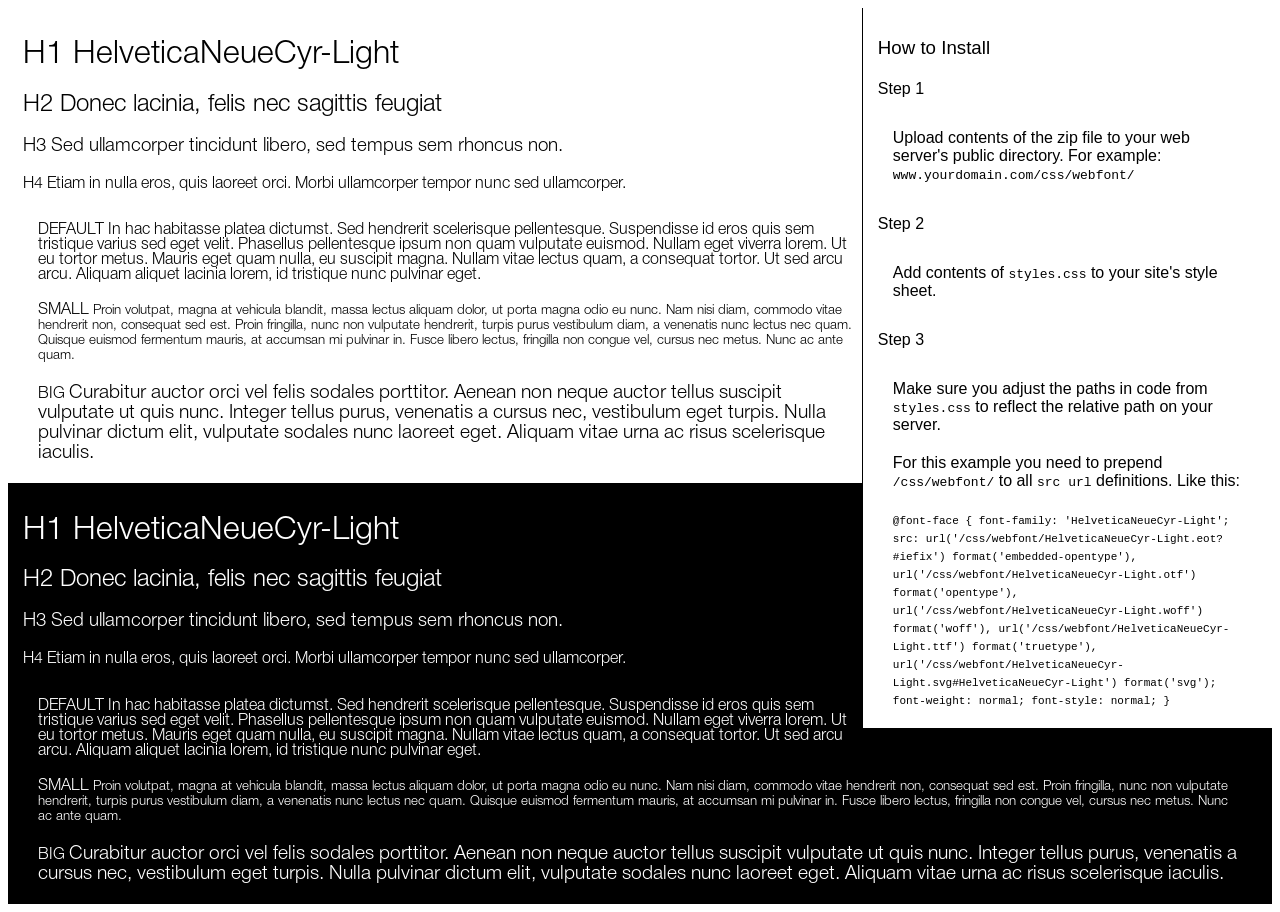
<file: fonts/helveticaneuecyr-light/preview.html>
<!DOCTYPE html>
<html>
<head>
<title>
HelveticaNeueCyr-Light
 - Web font preview
</title>
<style type='text/css'>

@font-face {
  font-family: 'HelveticaNeueCyr-Light';
  src: url('HelveticaNeueCyr-Light.eot?#iefix') format('embedded-opentype'),  url('HelveticaNeueCyr-Light.otf')  format('opentype'),
	     url('HelveticaNeueCyr-Light.woff') format('woff'), url('HelveticaNeueCyr-Light.ttf')  format('truetype'), url('HelveticaNeueCyr-Light.svg#HelveticaNeueCyr-Light') format('svg');
  font-weight: normal;
  font-style: normal;
}

body { font-family: 'HelveticaNeueCyr-Light' !important; }
h1, h2, h3, h4 { font-weight: normal; }
.reg { color:black; background:white; }
.inverse { color:white; background:black; }
div { padding: 10px 15px; }
.right { background:white; width:30%; float: right; font-family: sans-serif; border: 1px solid black; border-width: 0 0 1px 1px;}
</style>
</head>
<body>
<div class='right'>
<h3>How to Install</h3>
<h4>Step 1</h4>
<div>
Upload contents of the zip file to your web server's public directory. For example:
<code>www.yourdomain.com/css/webfont/</code>
</div>
<h4>Step 2</h4>
<div>
Add contents of
<code>styles.css</code>
to your site's style sheet.
</div>
<h4>Step 3</h4>
<div>
Make sure you adjust the paths in code from
<code>styles.css</code>
to reflect the relative path on your server.
</div>
<div>
For this example you need to prepend
<code>/css/webfont/</code>
to all
<code>src url</code>
definitions. Like this:
</div>
<div>
<code style='font-size:11px;'>@font-face {
  font-family: 'HelveticaNeueCyr-Light';
  src: url('/css/webfont/HelveticaNeueCyr-Light.eot?#iefix') format('embedded-opentype'),  url('/css/webfont/HelveticaNeueCyr-Light.otf')  format('opentype'),
	     url('/css/webfont/HelveticaNeueCyr-Light.woff') format('woff'), url('/css/webfont/HelveticaNeueCyr-Light.ttf')  format('truetype'), url('/css/webfont/HelveticaNeueCyr-Light.svg#HelveticaNeueCyr-Light') format('svg');
  font-weight: normal;
  font-style: normal;
}</code>
</div>
</div>
<div class='reg'>
<h1>
H1
HelveticaNeueCyr-Light
</h1>
<h2>
H2
Donec lacinia, felis nec sagittis feugiat
</h2>
<h3>
H3
Sed ullamcorper tincidunt libero, sed tempus sem rhoncus non.
</h3>
<h4>
H4
Etiam in nulla eros, quis laoreet orci. Morbi ullamcorper tempor nunc sed ullamcorper.
</h4>
<div>
DEFAULT
In hac habitasse platea dictumst. Sed hendrerit scelerisque pellentesque. Suspendisse id eros quis sem tristique varius sed eget velit. Phasellus pellentesque ipsum non quam vulputate euismod. Nullam eget viverra lorem. Ut eu tortor metus. Mauris eget quam nulla, eu suscipit magna. Nullam vitae lectus quam, a consequat tortor. Ut sed arcu arcu. Aliquam aliquet lacinia lorem, id tristique nunc pulvinar eget.
</div>
<div>
SMALL
<small>
Proin volutpat, magna at vehicula blandit, massa lectus aliquam dolor, ut porta magna odio eu nunc. Nam nisi diam, commodo vitae hendrerit non, consequat sed est. Proin fringilla, nunc non vulputate hendrerit, turpis purus vestibulum diam, a venenatis nunc lectus nec quam. Quisque euismod fermentum mauris, at accumsan mi pulvinar in. Fusce libero lectus, fringilla non congue vel, cursus nec metus. Nunc ac ante quam.
</small>
</div>
<div>
BIG
<big>
Curabitur auctor orci vel felis sodales porttitor. Aenean non neque auctor tellus suscipit vulputate ut quis nunc. Integer tellus purus, venenatis a cursus nec, vestibulum eget turpis. Nulla pulvinar dictum elit, vulputate sodales nunc laoreet eget. Aliquam vitae urna ac risus scelerisque iaculis.
</big>
</div>

</div>
<div class='inverse'>
<h1>
H1
HelveticaNeueCyr-Light
</h1>
<h2>
H2
Donec lacinia, felis nec sagittis feugiat
</h2>
<h3>
H3
Sed ullamcorper tincidunt libero, sed tempus sem rhoncus non.
</h3>
<h4>
H4
Etiam in nulla eros, quis laoreet orci. Morbi ullamcorper tempor nunc sed ullamcorper.
</h4>
<div>
DEFAULT
In hac habitasse platea dictumst. Sed hendrerit scelerisque pellentesque. Suspendisse id eros quis sem tristique varius sed eget velit. Phasellus pellentesque ipsum non quam vulputate euismod. Nullam eget viverra lorem. Ut eu tortor metus. Mauris eget quam nulla, eu suscipit magna. Nullam vitae lectus quam, a consequat tortor. Ut sed arcu arcu. Aliquam aliquet lacinia lorem, id tristique nunc pulvinar eget.
</div>
<div>
SMALL
<small>
Proin volutpat, magna at vehicula blandit, massa lectus aliquam dolor, ut porta magna odio eu nunc. Nam nisi diam, commodo vitae hendrerit non, consequat sed est. Proin fringilla, nunc non vulputate hendrerit, turpis purus vestibulum diam, a venenatis nunc lectus nec quam. Quisque euismod fermentum mauris, at accumsan mi pulvinar in. Fusce libero lectus, fringilla non congue vel, cursus nec metus. Nunc ac ante quam.
</small>
</div>
<div>
BIG
<big>
Curabitur auctor orci vel felis sodales porttitor. Aenean non neque auctor tellus suscipit vulputate ut quis nunc. Integer tellus purus, venenatis a cursus nec, vestibulum eget turpis. Nulla pulvinar dictum elit, vulputate sodales nunc laoreet eget. Aliquam vitae urna ac risus scelerisque iaculis.
</big>
</div>

</div>
</body>
</html>
</file>
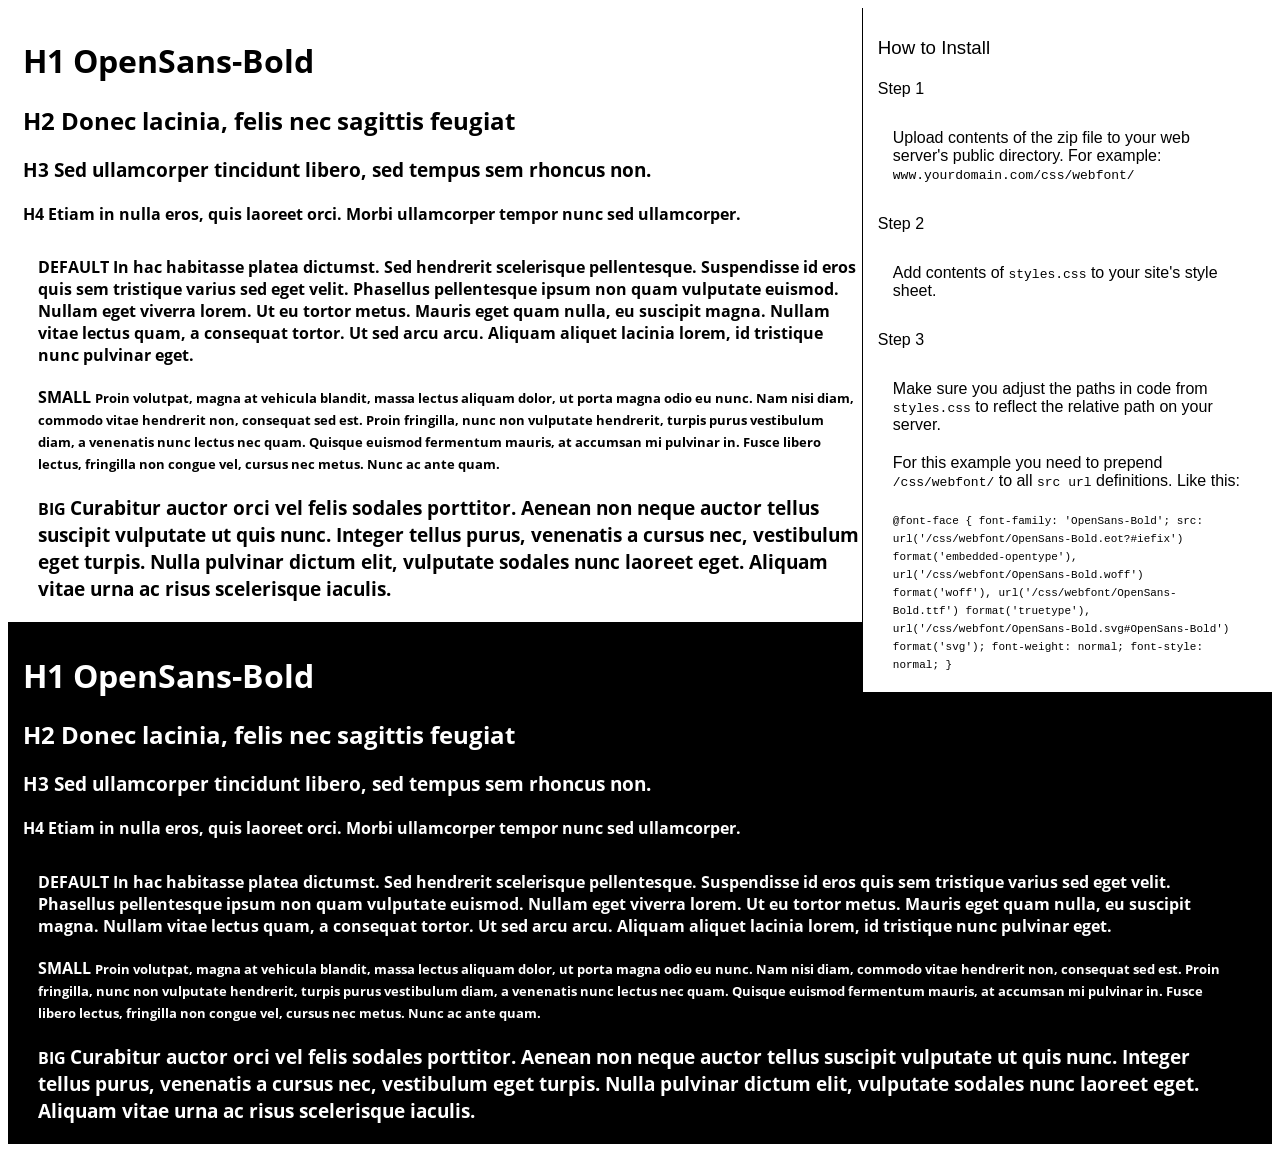
<file: fonts/OpenSans-Bold/preview.html>
<!DOCTYPE html>
<html>
<head>
<title>
OpenSans-Bold
 - Web font preview
</title>
<style type='text/css'>

@font-face {
  font-family: 'OpenSans-Bold';
  src: url('OpenSans-Bold.eot?#iefix') format('embedded-opentype'),  url('OpenSans-Bold.woff') format('woff'), url('OpenSans-Bold.ttf')  format('truetype'), url('OpenSans-Bold.svg#OpenSans-Bold') format('svg');
  font-weight: normal;
  font-style: normal;
}

body { font-family: 'OpenSans-Bold' !important; }
h1, h2, h3, h4 { font-weight: normal; }
.reg { color:black; background:white; }
.inverse { color:white; background:black; }
div { padding: 10px 15px; }
.right { background:white; width:30%; float: right; font-family: sans-serif; border: 1px solid black; border-width: 0 0 1px 1px;}
</style>
</head>
<body>
<div class='right'>
<h3>How to Install</h3>
<h4>Step 1</h4>
<div>
Upload contents of the zip file to your web server's public directory. For example:
<code>www.yourdomain.com/css/webfont/</code>
</div>
<h4>Step 2</h4>
<div>
Add contents of
<code>styles.css</code>
to your site's style sheet.
</div>
<h4>Step 3</h4>
<div>
Make sure you adjust the paths in code from
<code>styles.css</code>
to reflect the relative path on your server.
</div>
<div>
For this example you need to prepend
<code>/css/webfont/</code>
to all
<code>src url</code>
definitions. Like this:
</div>
<div>
<code style='font-size:11px;'>@font-face {
  font-family: 'OpenSans-Bold';
  src: url('/css/webfont/OpenSans-Bold.eot?#iefix') format('embedded-opentype'),  url('/css/webfont/OpenSans-Bold.woff') format('woff'), url('/css/webfont/OpenSans-Bold.ttf')  format('truetype'), url('/css/webfont/OpenSans-Bold.svg#OpenSans-Bold') format('svg');
  font-weight: normal;
  font-style: normal;
}</code>
</div>
</div>
<div class='reg'>
<h1>
H1
OpenSans-Bold
</h1>
<h2>
H2
Donec lacinia, felis nec sagittis feugiat
</h2>
<h3>
H3
Sed ullamcorper tincidunt libero, sed tempus sem rhoncus non.
</h3>
<h4>
H4
Etiam in nulla eros, quis laoreet orci. Morbi ullamcorper tempor nunc sed ullamcorper.
</h4>
<div>
DEFAULT
In hac habitasse platea dictumst. Sed hendrerit scelerisque pellentesque. Suspendisse id eros quis sem tristique varius sed eget velit. Phasellus pellentesque ipsum non quam vulputate euismod. Nullam eget viverra lorem. Ut eu tortor metus. Mauris eget quam nulla, eu suscipit magna. Nullam vitae lectus quam, a consequat tortor. Ut sed arcu arcu. Aliquam aliquet lacinia lorem, id tristique nunc pulvinar eget.
</div>
<div>
SMALL
<small>
Proin volutpat, magna at vehicula blandit, massa lectus aliquam dolor, ut porta magna odio eu nunc. Nam nisi diam, commodo vitae hendrerit non, consequat sed est. Proin fringilla, nunc non vulputate hendrerit, turpis purus vestibulum diam, a venenatis nunc lectus nec quam. Quisque euismod fermentum mauris, at accumsan mi pulvinar in. Fusce libero lectus, fringilla non congue vel, cursus nec metus. Nunc ac ante quam.
</small>
</div>
<div>
BIG
<big>
Curabitur auctor orci vel felis sodales porttitor. Aenean non neque auctor tellus suscipit vulputate ut quis nunc. Integer tellus purus, venenatis a cursus nec, vestibulum eget turpis. Nulla pulvinar dictum elit, vulputate sodales nunc laoreet eget. Aliquam vitae urna ac risus scelerisque iaculis.
</big>
</div>

</div>
<div class='inverse'>
<h1>
H1
OpenSans-Bold
</h1>
<h2>
H2
Donec lacinia, felis nec sagittis feugiat
</h2>
<h3>
H3
Sed ullamcorper tincidunt libero, sed tempus sem rhoncus non.
</h3>
<h4>
H4
Etiam in nulla eros, quis laoreet orci. Morbi ullamcorper tempor nunc sed ullamcorper.
</h4>
<div>
DEFAULT
In hac habitasse platea dictumst. Sed hendrerit scelerisque pellentesque. Suspendisse id eros quis sem tristique varius sed eget velit. Phasellus pellentesque ipsum non quam vulputate euismod. Nullam eget viverra lorem. Ut eu tortor metus. Mauris eget quam nulla, eu suscipit magna. Nullam vitae lectus quam, a consequat tortor. Ut sed arcu arcu. Aliquam aliquet lacinia lorem, id tristique nunc pulvinar eget.
</div>
<div>
SMALL
<small>
Proin volutpat, magna at vehicula blandit, massa lectus aliquam dolor, ut porta magna odio eu nunc. Nam nisi diam, commodo vitae hendrerit non, consequat sed est. Proin fringilla, nunc non vulputate hendrerit, turpis purus vestibulum diam, a venenatis nunc lectus nec quam. Quisque euismod fermentum mauris, at accumsan mi pulvinar in. Fusce libero lectus, fringilla non congue vel, cursus nec metus. Nunc ac ante quam.
</small>
</div>
<div>
BIG
<big>
Curabitur auctor orci vel felis sodales porttitor. Aenean non neque auctor tellus suscipit vulputate ut quis nunc. Integer tellus purus, venenatis a cursus nec, vestibulum eget turpis. Nulla pulvinar dictum elit, vulputate sodales nunc laoreet eget. Aliquam vitae urna ac risus scelerisque iaculis.
</big>
</div>

</div>
</body>
</html>
</file>
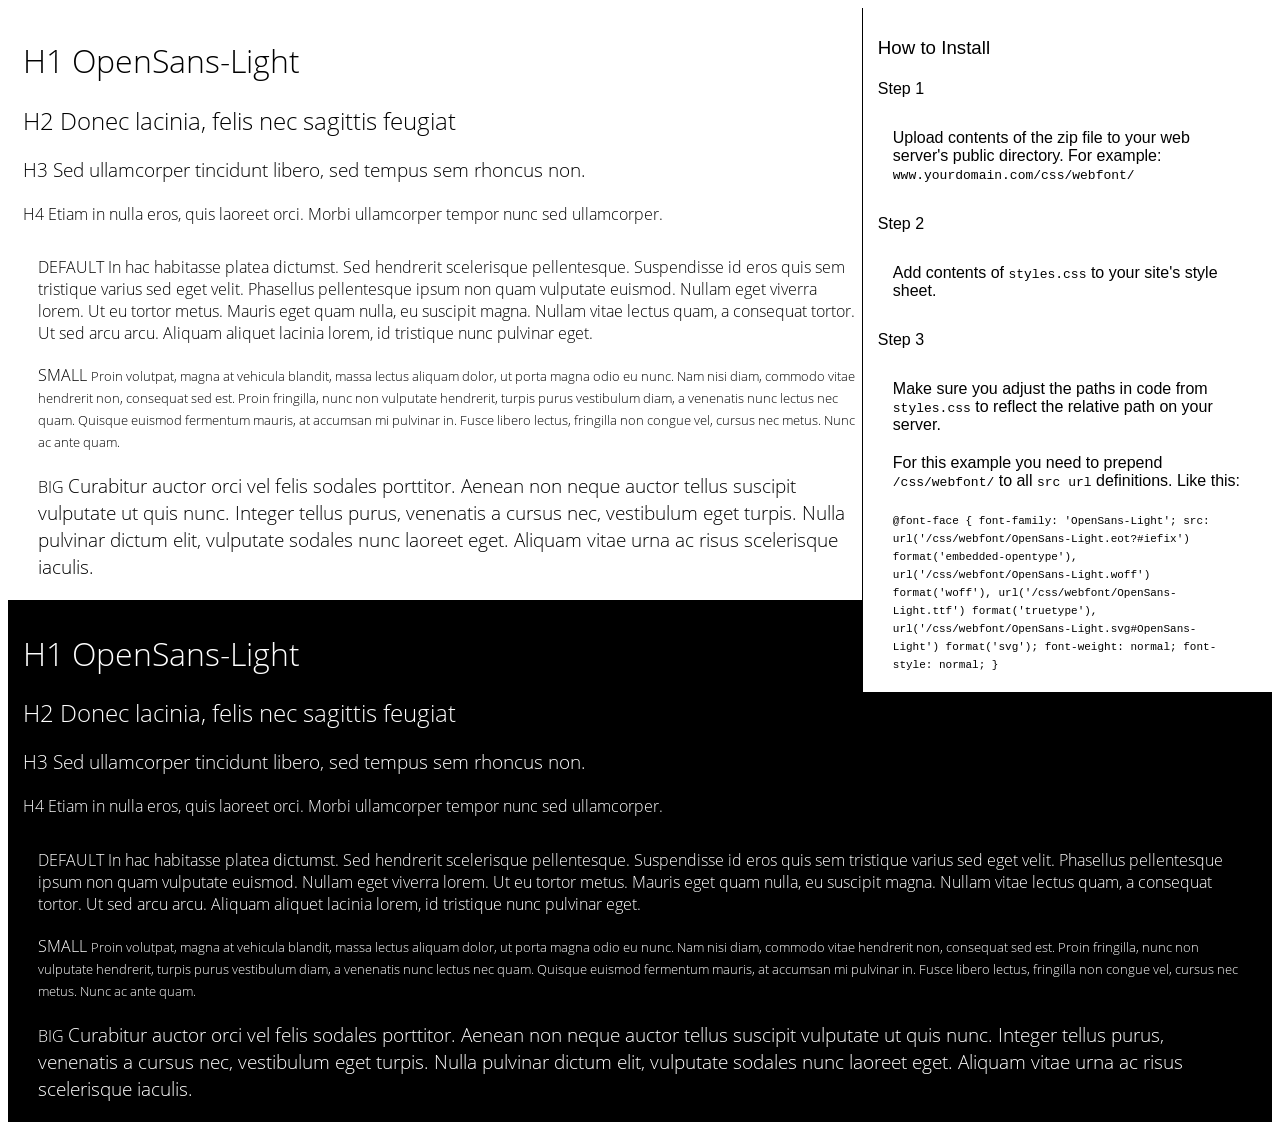
<file: fonts/OpenSans-Light/preview.html>
<!DOCTYPE html>
<html>
<head>
<title>
OpenSans-Light
 - Web font preview
</title>
<style type='text/css'>

@font-face {
  font-family: 'OpenSans-Light';
  src: url('OpenSans-Light.eot?#iefix') format('embedded-opentype'),  url('OpenSans-Light.woff') format('woff'), url('OpenSans-Light.ttf')  format('truetype'), url('OpenSans-Light.svg#OpenSans-Light') format('svg');
  font-weight: normal;
  font-style: normal;
}

body { font-family: 'OpenSans-Light' !important; }
h1, h2, h3, h4 { font-weight: normal; }
.reg { color:black; background:white; }
.inverse { color:white; background:black; }
div { padding: 10px 15px; }
.right { background:white; width:30%; float: right; font-family: sans-serif; border: 1px solid black; border-width: 0 0 1px 1px;}
</style>
</head>
<body>
<div class='right'>
<h3>How to Install</h3>
<h4>Step 1</h4>
<div>
Upload contents of the zip file to your web server's public directory. For example:
<code>www.yourdomain.com/css/webfont/</code>
</div>
<h4>Step 2</h4>
<div>
Add contents of
<code>styles.css</code>
to your site's style sheet.
</div>
<h4>Step 3</h4>
<div>
Make sure you adjust the paths in code from
<code>styles.css</code>
to reflect the relative path on your server.
</div>
<div>
For this example you need to prepend
<code>/css/webfont/</code>
to all
<code>src url</code>
definitions. Like this:
</div>
<div>
<code style='font-size:11px;'>@font-face {
  font-family: 'OpenSans-Light';
  src: url('/css/webfont/OpenSans-Light.eot?#iefix') format('embedded-opentype'),  url('/css/webfont/OpenSans-Light.woff') format('woff'), url('/css/webfont/OpenSans-Light.ttf')  format('truetype'), url('/css/webfont/OpenSans-Light.svg#OpenSans-Light') format('svg');
  font-weight: normal;
  font-style: normal;
}</code>
</div>
</div>
<div class='reg'>
<h1>
H1
OpenSans-Light
</h1>
<h2>
H2
Donec lacinia, felis nec sagittis feugiat
</h2>
<h3>
H3
Sed ullamcorper tincidunt libero, sed tempus sem rhoncus non.
</h3>
<h4>
H4
Etiam in nulla eros, quis laoreet orci. Morbi ullamcorper tempor nunc sed ullamcorper.
</h4>
<div>
DEFAULT
In hac habitasse platea dictumst. Sed hendrerit scelerisque pellentesque. Suspendisse id eros quis sem tristique varius sed eget velit. Phasellus pellentesque ipsum non quam vulputate euismod. Nullam eget viverra lorem. Ut eu tortor metus. Mauris eget quam nulla, eu suscipit magna. Nullam vitae lectus quam, a consequat tortor. Ut sed arcu arcu. Aliquam aliquet lacinia lorem, id tristique nunc pulvinar eget.
</div>
<div>
SMALL
<small>
Proin volutpat, magna at vehicula blandit, massa lectus aliquam dolor, ut porta magna odio eu nunc. Nam nisi diam, commodo vitae hendrerit non, consequat sed est. Proin fringilla, nunc non vulputate hendrerit, turpis purus vestibulum diam, a venenatis nunc lectus nec quam. Quisque euismod fermentum mauris, at accumsan mi pulvinar in. Fusce libero lectus, fringilla non congue vel, cursus nec metus. Nunc ac ante quam.
</small>
</div>
<div>
BIG
<big>
Curabitur auctor orci vel felis sodales porttitor. Aenean non neque auctor tellus suscipit vulputate ut quis nunc. Integer tellus purus, venenatis a cursus nec, vestibulum eget turpis. Nulla pulvinar dictum elit, vulputate sodales nunc laoreet eget. Aliquam vitae urna ac risus scelerisque iaculis.
</big>
</div>

</div>
<div class='inverse'>
<h1>
H1
OpenSans-Light
</h1>
<h2>
H2
Donec lacinia, felis nec sagittis feugiat
</h2>
<h3>
H3
Sed ullamcorper tincidunt libero, sed tempus sem rhoncus non.
</h3>
<h4>
H4
Etiam in nulla eros, quis laoreet orci. Morbi ullamcorper tempor nunc sed ullamcorper.
</h4>
<div>
DEFAULT
In hac habitasse platea dictumst. Sed hendrerit scelerisque pellentesque. Suspendisse id eros quis sem tristique varius sed eget velit. Phasellus pellentesque ipsum non quam vulputate euismod. Nullam eget viverra lorem. Ut eu tortor metus. Mauris eget quam nulla, eu suscipit magna. Nullam vitae lectus quam, a consequat tortor. Ut sed arcu arcu. Aliquam aliquet lacinia lorem, id tristique nunc pulvinar eget.
</div>
<div>
SMALL
<small>
Proin volutpat, magna at vehicula blandit, massa lectus aliquam dolor, ut porta magna odio eu nunc. Nam nisi diam, commodo vitae hendrerit non, consequat sed est. Proin fringilla, nunc non vulputate hendrerit, turpis purus vestibulum diam, a venenatis nunc lectus nec quam. Quisque euismod fermentum mauris, at accumsan mi pulvinar in. Fusce libero lectus, fringilla non congue vel, cursus nec metus. Nunc ac ante quam.
</small>
</div>
<div>
BIG
<big>
Curabitur auctor orci vel felis sodales porttitor. Aenean non neque auctor tellus suscipit vulputate ut quis nunc. Integer tellus purus, venenatis a cursus nec, vestibulum eget turpis. Nulla pulvinar dictum elit, vulputate sodales nunc laoreet eget. Aliquam vitae urna ac risus scelerisque iaculis.
</big>
</div>

</div>
</body>
</html>
</file>
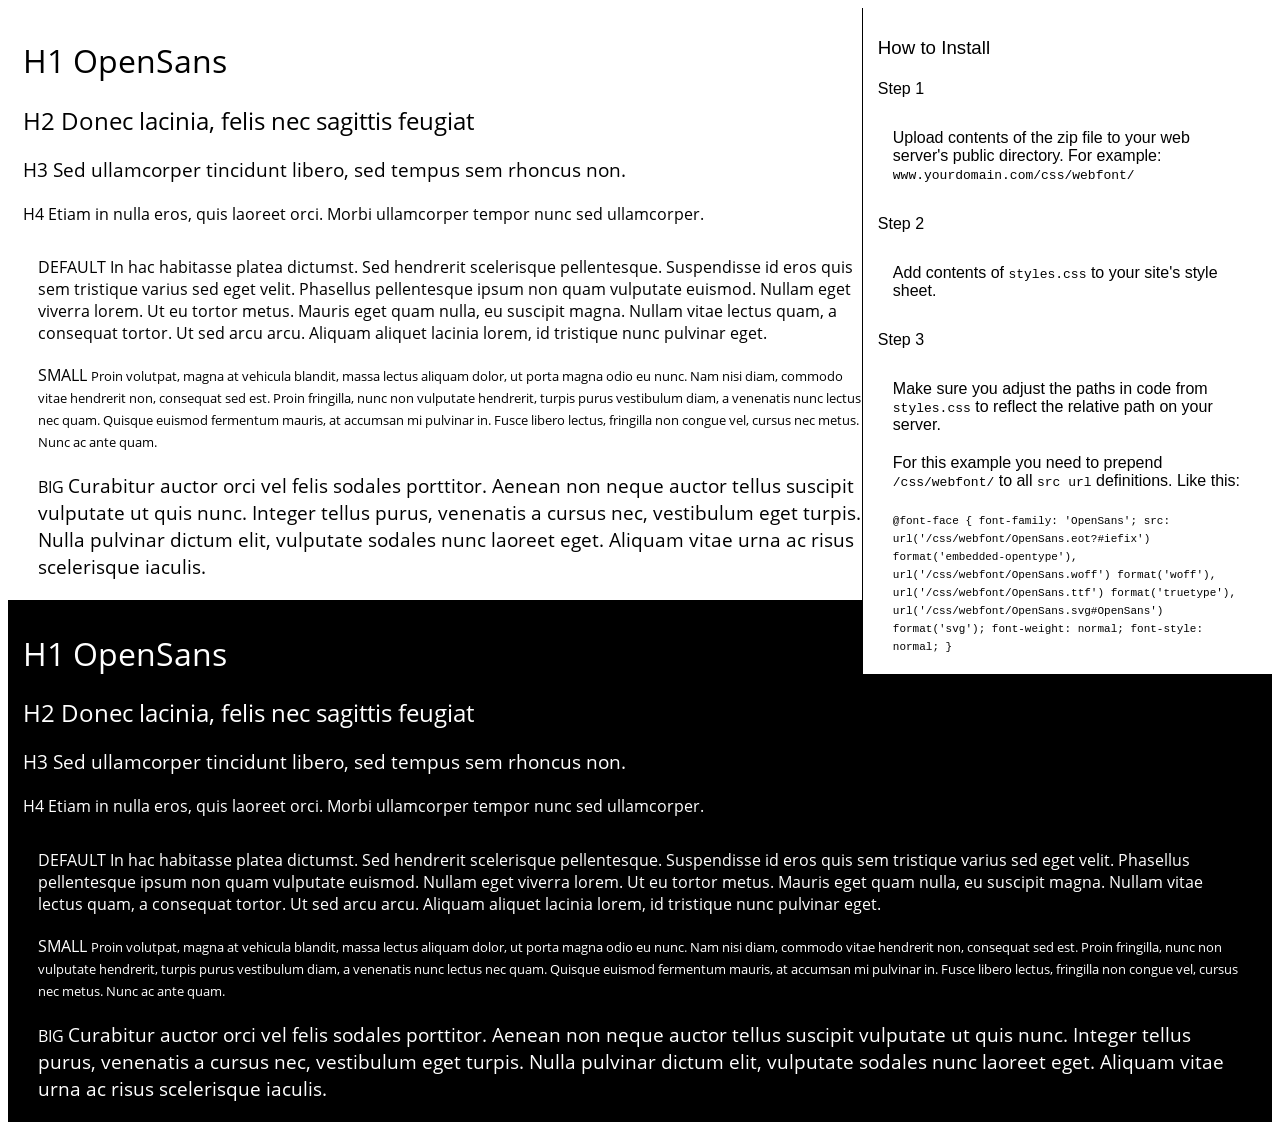
<file: fonts/OpenSans-Regular/preview.html>
<!DOCTYPE html>
<html>
<head>
<title>
OpenSans
 - Web font preview
</title>
<style type='text/css'>

@font-face {
  font-family: 'OpenSans';
  src: url('OpenSans.eot?#iefix') format('embedded-opentype'),  url('OpenSans.woff') format('woff'), url('OpenSans.ttf')  format('truetype'), url('OpenSans.svg#OpenSans') format('svg');
  font-weight: normal;
  font-style: normal;
}

body { font-family: 'OpenSans' !important; }
h1, h2, h3, h4 { font-weight: normal; }
.reg { color:black; background:white; }
.inverse { color:white; background:black; }
div { padding: 10px 15px; }
.right { background:white; width:30%; float: right; font-family: sans-serif; border: 1px solid black; border-width: 0 0 1px 1px;}
</style>
</head>
<body>
<div class='right'>
<h3>How to Install</h3>
<h4>Step 1</h4>
<div>
Upload contents of the zip file to your web server's public directory. For example:
<code>www.yourdomain.com/css/webfont/</code>
</div>
<h4>Step 2</h4>
<div>
Add contents of
<code>styles.css</code>
to your site's style sheet.
</div>
<h4>Step 3</h4>
<div>
Make sure you adjust the paths in code from
<code>styles.css</code>
to reflect the relative path on your server.
</div>
<div>
For this example you need to prepend
<code>/css/webfont/</code>
to all
<code>src url</code>
definitions. Like this:
</div>
<div>
<code style='font-size:11px;'>@font-face {
  font-family: 'OpenSans';
  src: url('/css/webfont/OpenSans.eot?#iefix') format('embedded-opentype'),  url('/css/webfont/OpenSans.woff') format('woff'), url('/css/webfont/OpenSans.ttf')  format('truetype'), url('/css/webfont/OpenSans.svg#OpenSans') format('svg');
  font-weight: normal;
  font-style: normal;
}</code>
</div>
</div>
<div class='reg'>
<h1>
H1
OpenSans
</h1>
<h2>
H2
Donec lacinia, felis nec sagittis feugiat
</h2>
<h3>
H3
Sed ullamcorper tincidunt libero, sed tempus sem rhoncus non.
</h3>
<h4>
H4
Etiam in nulla eros, quis laoreet orci. Morbi ullamcorper tempor nunc sed ullamcorper.
</h4>
<div>
DEFAULT
In hac habitasse platea dictumst. Sed hendrerit scelerisque pellentesque. Suspendisse id eros quis sem tristique varius sed eget velit. Phasellus pellentesque ipsum non quam vulputate euismod. Nullam eget viverra lorem. Ut eu tortor metus. Mauris eget quam nulla, eu suscipit magna. Nullam vitae lectus quam, a consequat tortor. Ut sed arcu arcu. Aliquam aliquet lacinia lorem, id tristique nunc pulvinar eget.
</div>
<div>
SMALL
<small>
Proin volutpat, magna at vehicula blandit, massa lectus aliquam dolor, ut porta magna odio eu nunc. Nam nisi diam, commodo vitae hendrerit non, consequat sed est. Proin fringilla, nunc non vulputate hendrerit, turpis purus vestibulum diam, a venenatis nunc lectus nec quam. Quisque euismod fermentum mauris, at accumsan mi pulvinar in. Fusce libero lectus, fringilla non congue vel, cursus nec metus. Nunc ac ante quam.
</small>
</div>
<div>
BIG
<big>
Curabitur auctor orci vel felis sodales porttitor. Aenean non neque auctor tellus suscipit vulputate ut quis nunc. Integer tellus purus, venenatis a cursus nec, vestibulum eget turpis. Nulla pulvinar dictum elit, vulputate sodales nunc laoreet eget. Aliquam vitae urna ac risus scelerisque iaculis.
</big>
</div>

</div>
<div class='inverse'>
<h1>
H1
OpenSans
</h1>
<h2>
H2
Donec lacinia, felis nec sagittis feugiat
</h2>
<h3>
H3
Sed ullamcorper tincidunt libero, sed tempus sem rhoncus non.
</h3>
<h4>
H4
Etiam in nulla eros, quis laoreet orci. Morbi ullamcorper tempor nunc sed ullamcorper.
</h4>
<div>
DEFAULT
In hac habitasse platea dictumst. Sed hendrerit scelerisque pellentesque. Suspendisse id eros quis sem tristique varius sed eget velit. Phasellus pellentesque ipsum non quam vulputate euismod. Nullam eget viverra lorem. Ut eu tortor metus. Mauris eget quam nulla, eu suscipit magna. Nullam vitae lectus quam, a consequat tortor. Ut sed arcu arcu. Aliquam aliquet lacinia lorem, id tristique nunc pulvinar eget.
</div>
<div>
SMALL
<small>
Proin volutpat, magna at vehicula blandit, massa lectus aliquam dolor, ut porta magna odio eu nunc. Nam nisi diam, commodo vitae hendrerit non, consequat sed est. Proin fringilla, nunc non vulputate hendrerit, turpis purus vestibulum diam, a venenatis nunc lectus nec quam. Quisque euismod fermentum mauris, at accumsan mi pulvinar in. Fusce libero lectus, fringilla non congue vel, cursus nec metus. Nunc ac ante quam.
</small>
</div>
<div>
BIG
<big>
Curabitur auctor orci vel felis sodales porttitor. Aenean non neque auctor tellus suscipit vulputate ut quis nunc. Integer tellus purus, venenatis a cursus nec, vestibulum eget turpis. Nulla pulvinar dictum elit, vulputate sodales nunc laoreet eget. Aliquam vitae urna ac risus scelerisque iaculis.
</big>
</div>

</div>
</body>
</html>
</file>
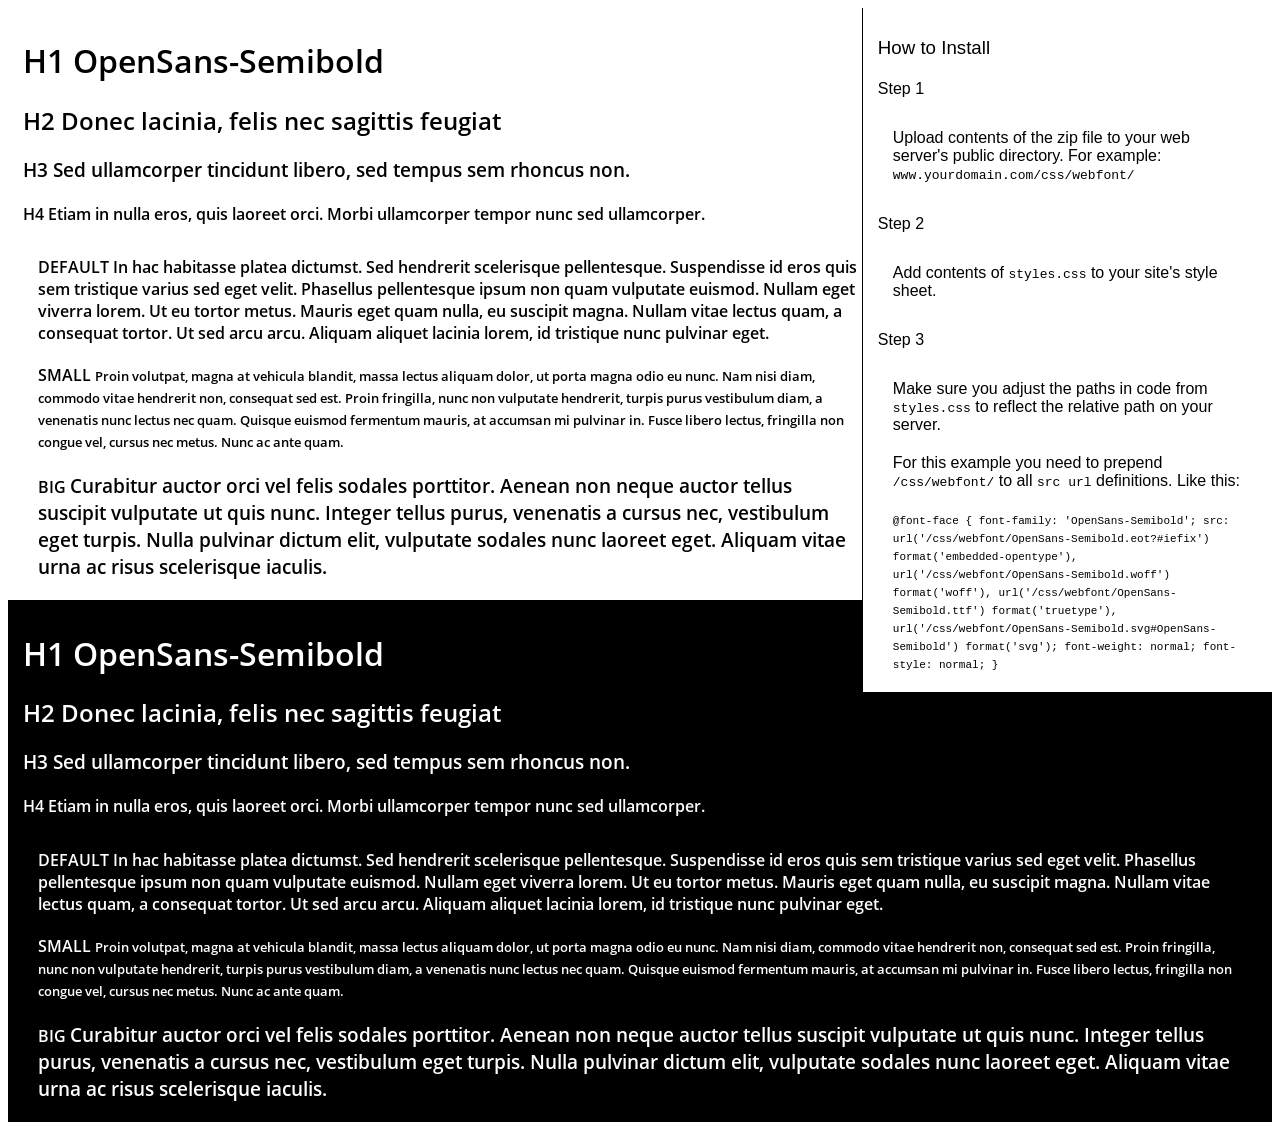
<file: fonts/OpenSans-Semibold/preview.html>
<!DOCTYPE html>
<html>
<head>
<title>
OpenSans-Semibold
 - Web font preview
</title>
<style type='text/css'>

@font-face {
  font-family: 'OpenSans-Semibold';
  src: url('OpenSans-Semibold.eot?#iefix') format('embedded-opentype'),  url('OpenSans-Semibold.woff') format('woff'), url('OpenSans-Semibold.ttf')  format('truetype'), url('OpenSans-Semibold.svg#OpenSans-Semibold') format('svg');
  font-weight: normal;
  font-style: normal;
}

body { font-family: 'OpenSans-Semibold' !important; }
h1, h2, h3, h4 { font-weight: normal; }
.reg { color:black; background:white; }
.inverse { color:white; background:black; }
div { padding: 10px 15px; }
.right { background:white; width:30%; float: right; font-family: sans-serif; border: 1px solid black; border-width: 0 0 1px 1px;}
</style>
</head>
<body>
<div class='right'>
<h3>How to Install</h3>
<h4>Step 1</h4>
<div>
Upload contents of the zip file to your web server's public directory. For example:
<code>www.yourdomain.com/css/webfont/</code>
</div>
<h4>Step 2</h4>
<div>
Add contents of
<code>styles.css</code>
to your site's style sheet.
</div>
<h4>Step 3</h4>
<div>
Make sure you adjust the paths in code from
<code>styles.css</code>
to reflect the relative path on your server.
</div>
<div>
For this example you need to prepend
<code>/css/webfont/</code>
to all
<code>src url</code>
definitions. Like this:
</div>
<div>
<code style='font-size:11px;'>@font-face {
  font-family: 'OpenSans-Semibold';
  src: url('/css/webfont/OpenSans-Semibold.eot?#iefix') format('embedded-opentype'),  url('/css/webfont/OpenSans-Semibold.woff') format('woff'), url('/css/webfont/OpenSans-Semibold.ttf')  format('truetype'), url('/css/webfont/OpenSans-Semibold.svg#OpenSans-Semibold') format('svg');
  font-weight: normal;
  font-style: normal;
}</code>
</div>
</div>
<div class='reg'>
<h1>
H1
OpenSans-Semibold
</h1>
<h2>
H2
Donec lacinia, felis nec sagittis feugiat
</h2>
<h3>
H3
Sed ullamcorper tincidunt libero, sed tempus sem rhoncus non.
</h3>
<h4>
H4
Etiam in nulla eros, quis laoreet orci. Morbi ullamcorper tempor nunc sed ullamcorper.
</h4>
<div>
DEFAULT
In hac habitasse platea dictumst. Sed hendrerit scelerisque pellentesque. Suspendisse id eros quis sem tristique varius sed eget velit. Phasellus pellentesque ipsum non quam vulputate euismod. Nullam eget viverra lorem. Ut eu tortor metus. Mauris eget quam nulla, eu suscipit magna. Nullam vitae lectus quam, a consequat tortor. Ut sed arcu arcu. Aliquam aliquet lacinia lorem, id tristique nunc pulvinar eget.
</div>
<div>
SMALL
<small>
Proin volutpat, magna at vehicula blandit, massa lectus aliquam dolor, ut porta magna odio eu nunc. Nam nisi diam, commodo vitae hendrerit non, consequat sed est. Proin fringilla, nunc non vulputate hendrerit, turpis purus vestibulum diam, a venenatis nunc lectus nec quam. Quisque euismod fermentum mauris, at accumsan mi pulvinar in. Fusce libero lectus, fringilla non congue vel, cursus nec metus. Nunc ac ante quam.
</small>
</div>
<div>
BIG
<big>
Curabitur auctor orci vel felis sodales porttitor. Aenean non neque auctor tellus suscipit vulputate ut quis nunc. Integer tellus purus, venenatis a cursus nec, vestibulum eget turpis. Nulla pulvinar dictum elit, vulputate sodales nunc laoreet eget. Aliquam vitae urna ac risus scelerisque iaculis.
</big>
</div>

</div>
<div class='inverse'>
<h1>
H1
OpenSans-Semibold
</h1>
<h2>
H2
Donec lacinia, felis nec sagittis feugiat
</h2>
<h3>
H3
Sed ullamcorper tincidunt libero, sed tempus sem rhoncus non.
</h3>
<h4>
H4
Etiam in nulla eros, quis laoreet orci. Morbi ullamcorper tempor nunc sed ullamcorper.
</h4>
<div>
DEFAULT
In hac habitasse platea dictumst. Sed hendrerit scelerisque pellentesque. Suspendisse id eros quis sem tristique varius sed eget velit. Phasellus pellentesque ipsum non quam vulputate euismod. Nullam eget viverra lorem. Ut eu tortor metus. Mauris eget quam nulla, eu suscipit magna. Nullam vitae lectus quam, a consequat tortor. Ut sed arcu arcu. Aliquam aliquet lacinia lorem, id tristique nunc pulvinar eget.
</div>
<div>
SMALL
<small>
Proin volutpat, magna at vehicula blandit, massa lectus aliquam dolor, ut porta magna odio eu nunc. Nam nisi diam, commodo vitae hendrerit non, consequat sed est. Proin fringilla, nunc non vulputate hendrerit, turpis purus vestibulum diam, a venenatis nunc lectus nec quam. Quisque euismod fermentum mauris, at accumsan mi pulvinar in. Fusce libero lectus, fringilla non congue vel, cursus nec metus. Nunc ac ante quam.
</small>
</div>
<div>
BIG
<big>
Curabitur auctor orci vel felis sodales porttitor. Aenean non neque auctor tellus suscipit vulputate ut quis nunc. Integer tellus purus, venenatis a cursus nec, vestibulum eget turpis. Nulla pulvinar dictum elit, vulputate sodales nunc laoreet eget. Aliquam vitae urna ac risus scelerisque iaculis.
</big>
</div>

</div>
</body>
</html>
</file>
<file: libs/themify-icons/themify-icons.css>
@font-face {
	font-family: 'themify';
	src:url('fonts/themify.eot?-fvbane');
	src:url('fonts/themify.eot?#iefix-fvbane') format('embedded-opentype'),
		url('fonts/themify.woff?-fvbane') format('woff'),
		url('fonts/themify.ttf?-fvbane') format('truetype'),
		url('fonts/themify.svg?-fvbane#themify') format('svg');
	font-weight: normal;
	font-style: normal;
}

[class^="ti-"], [class*=" ti-"] {
	font-family: 'themify';
	speak: none;
	font-style: normal;
	font-weight: normal;
	font-variant: normal;
	text-transform: none;
	line-height: 1;

	/* Better Font Rendering =========== */
	-webkit-font-smoothing: antialiased;
	-moz-osx-font-smoothing: grayscale;
}

.ti-wand:before {
	content: "\e600";
}
.ti-volume:before {
	content: "\e601";
}
.ti-user:before {
	content: "\e602";
}
.ti-unlock:before {
	content: "\e603";
}
.ti-unlink:before {
	content: "\e604";
}
.ti-trash:before {
	content: "\e605";
}
.ti-thought:before {
	content: "\e606";
}
.ti-target:before {
	content: "\e607";
}
.ti-tag:before {
	content: "\e608";
}
.ti-tablet:before {
	content: "\e609";
}
.ti-star:before {
	content: "\e60a";
}
.ti-spray:before {
	content: "\e60b";
}
.ti-signal:before {
	content: "\e60c";
}
.ti-shopping-cart:before {
	content: "\e60d";
}
.ti-shopping-cart-full:before {
	content: "\e60e";
}
.ti-settings:before {
	content: "\e60f";
}
.ti-search:before {
	content: "\e610";
}
.ti-zoom-in:before {
	content: "\e611";
}
.ti-zoom-out:before {
	content: "\e612";
}
.ti-cut:before {
	content: "\e613";
}
.ti-ruler:before {
	content: "\e614";
}
.ti-ruler-pencil:before {
	content: "\e615";
}
.ti-ruler-alt:before {
	content: "\e616";
}
.ti-bookmark:before {
	content: "\e617";
}
.ti-bookmark-alt:before {
	content: "\e618";
}
.ti-reload:before {
	content: "\e619";
}
.ti-plus:before {
	content: "\e61a";
}
.ti-pin:before {
	content: "\e61b";
}
.ti-pencil:before {
	content: "\e61c";
}
.ti-pencil-alt:before {
	content: "\e61d";
}
.ti-paint-roller:before {
	content: "\e61e";
}
.ti-paint-bucket:before {
	content: "\e61f";
}
.ti-na:before {
	content: "\e620";
}
.ti-mobile:before {
	content: "\e621";
}
.ti-minus:before {
	content: "\e622";
}
.ti-medall:before {
	content: "\e623";
}
.ti-medall-alt:before {
	content: "\e624";
}
.ti-marker:before {
	content: "\e625";
}
.ti-marker-alt:before {
	content: "\e626";
}
.ti-arrow-up:before {
	content: "\e627";
}
.ti-arrow-right:before {
	content: "\e628";
}
.ti-arrow-left:before {
	content: "\e629";
}
.ti-arrow-down:before {
	content: "\e62a";
}
.ti-lock:before {
	content: "\e62b";
}
.ti-location-arrow:before {
	content: "\e62c";
}
.ti-link:before {
	content: "\e62d";
}
.ti-layout:before {
	content: "\e62e";
}
.ti-layers:before {
	content: "\e62f";
}
.ti-layers-alt:before {
	content: "\e630";
}
.ti-key:before {
	content: "\e631";
}
.ti-import:before {
	content: "\e632";
}
.ti-image:before {
	content: "\e633";
}
.ti-heart:before {
	content: "\e634";
}
.ti-heart-broken:before {
	content: "\e635";
}
.ti-hand-stop:before {
	content: "\e636";
}
.ti-hand-open:before {
	content: "\e637";
}
.ti-hand-drag:before {
	content: "\e638";
}
.ti-folder:before {
	content: "\e639";
}
.ti-flag:before {
	content: "\e63a";
}
.ti-flag-alt:before {
	content: "\e63b";
}
.ti-flag-alt-2:before {
	content: "\e63c";
}
.ti-eye:before {
	content: "\e63d";
}
.ti-export:before {
	content: "\e63e";
}
.ti-exchange-vertical:before {
	content: "\e63f";
}
.ti-desktop:before {
	content: "\e640";
}
.ti-cup:before {
	content: "\e641";
}
.ti-crown:before {
	content: "\e642";
}
.ti-comments:before {
	content: "\e643";
}
.ti-comment:before {
	content: "\e644";
}
.ti-comment-alt:before {
	content: "\e645";
}
.ti-close:before {
	content: "\e646";
}
.ti-clip:before {
	content: "\e647";
}
.ti-angle-up:before {
	content: "\e648";
}
.ti-angle-right:before {
	content: "\e649";
}
.ti-angle-left:before {
	content: "\e64a";
}
.ti-angle-down:before {
	content: "\e64b";
}
.ti-check:before {
	content: "\e64c";
}
.ti-check-box:before {
	content: "\e64d";
}
.ti-camera:before {
	content: "\e64e";
}
.ti-announcement:before {
	content: "\e64f";
}
.ti-brush:before {
	content: "\e650";
}
.ti-briefcase:before {
	content: "\e651";
}
.ti-bolt:before {
	content: "\e652";
}
.ti-bolt-alt:before {
	content: "\e653";
}
.ti-blackboard:before {
	content: "\e654";
}
.ti-bag:before {
	content: "\e655";
}
.ti-move:before {
	content: "\e656";
}
.ti-arrows-vertical:before {
	content: "\e657";
}
.ti-arrows-horizontal:before {
	content: "\e658";
}
.ti-fullscreen:before {
	content: "\e659";
}
.ti-arrow-top-right:before {
	content: "\e65a";
}
.ti-arrow-top-left:before {
	content: "\e65b";
}
.ti-arrow-circle-up:before {
	content: "\e65c";
}
.ti-arrow-circle-right:before {
	content: "\e65d";
}
.ti-arrow-circle-left:before {
	content: "\e65e";
}
.ti-arrow-circle-down:before {
	content: "\e65f";
}
.ti-angle-double-up:before {
	content: "\e660";
}
.ti-angle-double-right:before {
	content: "\e661";
}
.ti-angle-double-left:before {
	content: "\e662";
}
.ti-angle-double-down:before {
	content: "\e663";
}
.ti-zip:before {
	content: "\e664";
}
.ti-world:before {
	content: "\e665";
}
.ti-wheelchair:before {
	content: "\e666";
}
.ti-view-list:before {
	content: "\e667";
}
.ti-view-list-alt:before {
	content: "\e668";
}
.ti-view-grid:before {
	content: "\e669";
}
.ti-uppercase:before {
	content: "\e66a";
}
.ti-upload:before {
	content: "\e66b";
}
.ti-underline:before {
	content: "\e66c";
}
.ti-truck:before {
	content: "\e66d";
}
.ti-timer:before {
	content: "\e66e";
}
.ti-ticket:before {
	content: "\e66f";
}
.ti-thumb-up:before {
	content: "\e670";
}
.ti-thumb-down:before {
	content: "\e671";
}
.ti-text:before {
	content: "\e672";
}
.ti-stats-up:before {
	content: "\e673";
}
.ti-stats-down:before {
	content: "\e674";
}
.ti-split-v:before {
	content: "\e675";
}
.ti-split-h:before {
	content: "\e676";
}
.ti-smallcap:before {
	content: "\e677";
}
.ti-shine:before {
	content: "\e678";
}
.ti-shift-right:before {
	content: "\e679";
}
.ti-shift-left:before {
	content: "\e67a";
}
.ti-shield:before {
	content: "\e67b";
}
.ti-notepad:before {
	content: "\e67c";
}
.ti-server:before {
	content: "\e67d";
}
.ti-quote-right:before {
	content: "\e67e";
}
.ti-quote-left:before {
	content: "\e67f";
}
.ti-pulse:before {
	content: "\e680";
}
.ti-printer:before {
	content: "\e681";
}
.ti-power-off:before {
	content: "\e682";
}
.ti-plug:before {
	content: "\e683";
}
.ti-pie-chart:before {
	content: "\e684";
}
.ti-paragraph:before {
	content: "\e685";
}
.ti-panel:before {
	content: "\e686";
}
.ti-package:before {
	content: "\e687";
}
.ti-music:before {
	content: "\e688";
}
.ti-music-alt:before {
	content: "\e689";
}
.ti-mouse:before {
	content: "\e68a";
}
.ti-mouse-alt:before {
	content: "\e68b";
}
.ti-money:before {
	content: "\e68c";
}
.ti-microphone:before {
	content: "\e68d";
}
.ti-menu:before {
	content: "\e68e";
}
.ti-menu-alt:before {
	content: "\e68f";
}
.ti-map:before {
	content: "\e690";
}
.ti-map-alt:before {
	content: "\e691";
}
.ti-loop:before {
	content: "\e692";
}
.ti-location-pin:before {
	content: "\e693";
}
.ti-list:before {
	content: "\e694";
}
.ti-light-bulb:before {
	content: "\e695";
}
.ti-Italic:before {
	content: "\e696";
}
.ti-info:before {
	content: "\e697";
}
.ti-infinite:before {
	content: "\e698";
}
.ti-id-badge:before {
	content: "\e699";
}
.ti-hummer:before {
	content: "\e69a";
}
.ti-home:before {
	content: "\e69b";
}
.ti-help:before {
	content: "\e69c";
}
.ti-headphone:before {
	content: "\e69d";
}
.ti-harddrives:before {
	content: "\e69e";
}
.ti-harddrive:before {
	content: "\e69f";
}
.ti-gift:before {
	content: "\e6a0";
}
.ti-game:before {
	content: "\e6a1";
}
.ti-filter:before {
	content: "\e6a2";
}
.ti-files:before {
	content: "\e6a3";
}
.ti-file:before {
	content: "\e6a4";
}
.ti-eraser:before {
	content: "\e6a5";
}
.ti-envelope:before {
	content: "\e6a6";
}
.ti-download:before {
	content: "\e6a7";
}
.ti-direction:before {
	content: "\e6a8";
}
.ti-direction-alt:before {
	content: "\e6a9";
}
.ti-dashboard:before {
	content: "\e6aa";
}
.ti-control-stop:before {
	content: "\e6ab";
}
.ti-control-shuffle:before {
	content: "\e6ac";
}
.ti-control-play:before {
	content: "\e6ad";
}
.ti-control-pause:before {
	content: "\e6ae";
}
.ti-control-forward:before {
	content: "\e6af";
}
.ti-control-backward:before {
	content: "\e6b0";
}
.ti-cloud:before {
	content: "\e6b1";
}
.ti-cloud-up:before {
	content: "\e6b2";
}
.ti-cloud-down:before {
	content: "\e6b3";
}
.ti-clipboard:before {
	content: "\e6b4";
}
.ti-car:before {
	content: "\e6b5";
}
.ti-calendar:before {
	content: "\e6b6";
}
.ti-book:before {
	content: "\e6b7";
}
.ti-bell:before {
	content: "\e6b8";
}
.ti-basketball:before {
	content: "\e6b9";
}
.ti-bar-chart:before {
	content: "\e6ba";
}
.ti-bar-chart-alt:before {
	content: "\e6bb";
}
.ti-back-right:before {
	content: "\e6bc";
}
.ti-back-left:before {
	content: "\e6bd";
}
.ti-arrows-corner:before {
	content: "\e6be";
}
.ti-archive:before {
	content: "\e6bf";
}
.ti-anchor:before {
	content: "\e6c0";
}
.ti-align-right:before {
	content: "\e6c1";
}
.ti-align-left:before {
	content: "\e6c2";
}
.ti-align-justify:before {
	content: "\e6c3";
}
.ti-align-center:before {
	content: "\e6c4";
}
.ti-alert:before {
	content: "\e6c5";
}
.ti-alarm-clock:before {
	content: "\e6c6";
}
.ti-agenda:before {
	content: "\e6c7";
}
.ti-write:before {
	content: "\e6c8";
}
.ti-window:before {
	content: "\e6c9";
}
.ti-widgetized:before {
	content: "\e6ca";
}
.ti-widget:before {
	content: "\e6cb";
}
.ti-widget-alt:before {
	content: "\e6cc";
}
.ti-wallet:before {
	content: "\e6cd";
}
.ti-video-clapper:before {
	content: "\e6ce";
}
.ti-video-camera:before {
	content: "\e6cf";
}
.ti-vector:before {
	content: "\e6d0";
}
.ti-themify-logo:before {
	content: "\e6d1";
}
.ti-themify-favicon:before {
	content: "\e6d2";
}
.ti-themify-favicon-alt:before {
	content: "\e6d3";
}
.ti-support:before {
	content: "\e6d4";
}
.ti-stamp:before {
	content: "\e6d5";
}
.ti-split-v-alt:before {
	content: "\e6d6";
}
.ti-slice:before {
	content: "\e6d7";
}
.ti-shortcode:before {
	content: "\e6d8";
}
.ti-shift-right-alt:before {
	content: "\e6d9";
}
.ti-shift-left-alt:before {
	content: "\e6da";
}
.ti-ruler-alt-2:before {
	content: "\e6db";
}
.ti-receipt:before {
	content: "\e6dc";
}
.ti-pin2:before {
	content: "\e6dd";
}
.ti-pin-alt:before {
	content: "\e6de";
}
.ti-pencil-alt2:before {
	content: "\e6df";
}
.ti-palette:before {
	content: "\e6e0";
}
.ti-more:before {
	content: "\e6e1";
}
.ti-more-alt:before {
	content: "\e6e2";
}
.ti-microphone-alt:before {
	content: "\e6e3";
}
.ti-magnet:before {
	content: "\e6e4";
}
.ti-line-double:before {
	content: "\e6e5";
}
.ti-line-dotted:before {
	content: "\e6e6";
}
.ti-line-dashed:before {
	content: "\e6e7";
}
.ti-layout-width-full:before {
	content: "\e6e8";
}
.ti-layout-width-default:before {
	content: "\e6e9";
}
.ti-layout-width-default-alt:before {
	content: "\e6ea";
}
.ti-layout-tab:before {
	content: "\e6eb";
}
.ti-layout-tab-window:before {
	content: "\e6ec";
}
.ti-layout-tab-v:before {
	content: "\e6ed";
}
.ti-layout-tab-min:before {
	content: "\e6ee";
}
.ti-layout-slider:before {
	content: "\e6ef";
}
.ti-layout-slider-alt:before {
	content: "\e6f0";
}
.ti-layout-sidebar-right:before {
	content: "\e6f1";
}
.ti-layout-sidebar-none:before {
	content: "\e6f2";
}
.ti-layout-sidebar-left:before {
	content: "\e6f3";
}
.ti-layout-placeholder:before {
	content: "\e6f4";
}
.ti-layout-menu:before {
	content: "\e6f5";
}
.ti-layout-menu-v:before {
	content: "\e6f6";
}
.ti-layout-menu-separated:before {
	content: "\e6f7";
}
.ti-layout-menu-full:before {
	content: "\e6f8";
}
.ti-layout-media-right-alt:before {
	content: "\e6f9";
}
.ti-layout-media-right:before {
	content: "\e6fa";
}
.ti-layout-media-overlay:before {
	content: "\e6fb";
}
.ti-layout-media-overlay-alt:before {
	content: "\e6fc";
}
.ti-layout-media-overlay-alt-2:before {
	content: "\e6fd";
}
.ti-layout-media-left-alt:before {
	content: "\e6fe";
}
.ti-layout-media-left:before {
	content: "\e6ff";
}
.ti-layout-media-center-alt:before {
	content: "\e700";
}
.ti-layout-media-center:before {
	content: "\e701";
}
.ti-layout-list-thumb:before {
	content: "\e702";
}
.ti-layout-list-thumb-alt:before {
	content: "\e703";
}
.ti-layout-list-post:before {
	content: "\e704";
}
.ti-layout-list-large-image:before {
	content: "\e705";
}
.ti-layout-line-solid:before {
	content: "\e706";
}
.ti-layout-grid4:before {
	content: "\e707";
}
.ti-layout-grid3:before {
	content: "\e708";
}
.ti-layout-grid2:before {
	content: "\e709";
}
.ti-layout-grid2-thumb:before {
	content: "\e70a";
}
.ti-layout-cta-right:before {
	content: "\e70b";
}
.ti-layout-cta-left:before {
	content: "\e70c";
}
.ti-layout-cta-center:before {
	content: "\e70d";
}
.ti-layout-cta-btn-right:before {
	content: "\e70e";
}
.ti-layout-cta-btn-left:before {
	content: "\e70f";
}
.ti-layout-column4:before {
	content: "\e710";
}
.ti-layout-column3:before {
	content: "\e711";
}
.ti-layout-column2:before {
	content: "\e712";
}
.ti-layout-accordion-separated:before {
	content: "\e713";
}
.ti-layout-accordion-merged:before {
	content: "\e714";
}
.ti-layout-accordion-list:before {
	content: "\e715";
}
.ti-ink-pen:before {
	content: "\e716";
}
.ti-info-alt:before {
	content: "\e717";
}
.ti-help-alt:before {
	content: "\e718";
}
.ti-headphone-alt:before {
	content: "\e719";
}
.ti-hand-point-up:before {
	content: "\e71a";
}
.ti-hand-point-right:before {
	content: "\e71b";
}
.ti-hand-point-left:before {
	content: "\e71c";
}
.ti-hand-point-down:before {
	content: "\e71d";
}
.ti-gallery:before {
	content: "\e71e";
}
.ti-face-smile:before {
	content: "\e71f";
}
.ti-face-sad:before {
	content: "\e720";
}
.ti-credit-card:before {
	content: "\e721";
}
.ti-control-skip-forward:before {
	content: "\e722";
}
.ti-control-skip-backward:before {
	content: "\e723";
}
.ti-control-record:before {
	content: "\e724";
}
.ti-control-eject:before {
	content: "\e725";
}
.ti-comments-smiley:before {
	content: "\e726";
}
.ti-brush-alt:before {
	content: "\e727";
}
.ti-youtube:before {
	content: "\e728";
}
.ti-vimeo:before {
	content: "\e729";
}
.ti-twitter:before {
	content: "\e72a";
}
.ti-time:before {
	content: "\e72b";
}
.ti-tumblr:before {
	content: "\e72c";
}
.ti-skype:before {
	content: "\e72d";
}
.ti-share:before {
	content: "\e72e";
}
.ti-share-alt:before {
	content: "\e72f";
}
.ti-rocket:before {
	content: "\e730";
}
.ti-pinterest:before {
	content: "\e731";
}
.ti-new-window:before {
	content: "\e732";
}
.ti-microsoft:before {
	content: "\e733";
}
.ti-list-ol:before {
	content: "\e734";
}
.ti-linkedin:before {
	content: "\e735";
}
.ti-layout-sidebar-2:before {
	content: "\e736";
}
.ti-layout-grid4-alt:before {
	content: "\e737";
}
.ti-layout-grid3-alt:before {
	content: "\e738";
}
.ti-layout-grid2-alt:before {
	content: "\e739";
}
.ti-layout-column4-alt:before {
	content: "\e73a";
}
.ti-layout-column3-alt:before {
	content: "\e73b";
}
.ti-layout-column2-alt:before {
	content: "\e73c";
}
.ti-instagram:before {
	content: "\e73d";
}
.ti-google:before {
	content: "\e73e";
}
.ti-github:before {
	content: "\e73f";
}
.ti-flickr:before {
	content: "\e740";
}
.ti-facebook:before {
	content: "\e741";
}
.ti-dropbox:before {
	content: "\e742";
}
.ti-dribbble:before {
	content: "\e743";
}
.ti-apple:before {
	content: "\e744";
}
.ti-android:before {
	content: "\e745";
}
.ti-save:before {
	content: "\e746";
}
.ti-save-alt:before {
	content: "\e747";
}
.ti-yahoo:before {
	content: "\e748";
}
.ti-wordpress:before {
	content: "\e749";
}
.ti-vimeo-alt:before {
	content: "\e74a";
}
.ti-twitter-alt:before {
	content: "\e74b";
}
.ti-tumblr-alt:before {
	content: "\e74c";
}
.ti-trello:before {
	content: "\e74d";
}
.ti-stack-overflow:before {
	content: "\e74e";
}
.ti-soundcloud:before {
	content: "\e74f";
}
.ti-sharethis:before {
	content: "\e750";
}
.ti-sharethis-alt:before {
	content: "\e751";
}
.ti-reddit:before {
	content: "\e752";
}
.ti-pinterest-alt:before {
	content: "\e753";
}
.ti-microsoft-alt:before {
	content: "\e754";
}
.ti-linux:before {
	content: "\e755";
}
.ti-jsfiddle:before {
	content: "\e756";
}
.ti-joomla:before {
	content: "\e757";
}
.ti-html5:before {
	content: "\e758";
}
.ti-flickr-alt:before {
	content: "\e759";
}
.ti-email:before {
	content: "\e75a";
}
.ti-drupal:before {
	content: "\e75b";
}
.ti-dropbox-alt:before {
	content: "\e75c";
}
.ti-css3:before {
	content: "\e75d";
}
.ti-rss:before {
	content: "\e75e";
}
.ti-rss-alt:before {
	content: "\e75f";
}
</file>
<file: css/fonts.css>
@font-face {
  font-family: "HelveticaNeueCyr-Light";
  font-style: normal;
  font-weight: normal;
  src: url("../fonts/helveticaneuecyr-light/HelveticaNeueCyr-Light.eot?#iefix") format("embedded-opentype"), url("../fonts/helveticaneuecyr-light/HelveticaNeueCyr-Light.woff") format("woff"), url("../fonts/helveticaneuecyr-light/HelveticaNeueCyr-Light.ttf") format("truetype"); }
@font-face {
  font-family: "OpenSans-Bold";
  font-style: normal;
  font-weight: normal;
  src: url("../fonts/OpenSans-Bold/OpenSans-Bold.eot?#iefix") format("embedded-opentype"), url("../fonts/OpenSans-Bold/OpenSans-Bold.woff") format("woff"), url("../fonts/OpenSans-Bold/OpenSans-Bold.ttf") format("truetype"); }
@font-face {
  font-family: "OpenSans-Light";
  font-style: normal;
  font-weight: normal;
  src: url("../fonts/OpenSans-Light/OpenSans-Light.eot?#iefix") format("embedded-opentype"), url("../fonts/OpenSans-Light/OpenSans-Light.woff") format("woff"), url("../fonts/OpenSans-Light/OpenSans-Light.ttf") format("truetype"); }
@font-face {
  font-family: "OpenSans";
  font-style: normal;
  font-weight: normal;
  src: url("../fonts/OpenSans-Regular/OpenSans.eot?#iefix") format("embedded-opentype"), url("../fonts/OpenSans-Regular/OpenSans.woff") format("woff"), url("../fonts/OpenSans-Regular/OpenSans.ttf") format("truetype"); }
@font-face {
  font-family: "OpenSans-Semibold";
  font-style: normal;
  font-weight: normal;
  src: url("../fonts/OpenSans-Semibold/OpenSans-Semibold.eot?#iefix") format("embedded-opentype"), url("../fonts/OpenSans-Semibold/OpenSans-Semibold.woff") format("woff"), url("../fonts/OpenSans-Semibold/OpenSans-Semibold.ttf") format("truetype"); }
@font-face {
  font-family: "HelveticaNeueCyr-Thin";
  font-style: normal;
  font-weight: normal;
  src: url("../fonts/helveticaneuecyr-thin/HelveticaNeueCyr-Thin.eot?#iefix") format("embedded-opentype"), url("../fonts/helveticaneuecyr-thin/HelveticaNeueCyr-Thin.woff") format("woff"), url("../fonts/helveticaneuecyr-thin/HelveticaNeueCyr-Thin.ttf") format("truetype"); }
@font-face {
  font-family: "HelveticaNeueCyr-Roman";
  font-style: normal;
  font-weight: normal;
  src: url("../fonts/helveticaneuecyr-roman/HelveticaNeueCyr-Roman.eot?#iefix") format("embedded-opentype"), url("../fonts/helveticaneuecyr-roman/HelveticaNeueCyr-Roman.woff") format("woff"), url("../fonts/helveticaneuecyr-roman/HelveticaNeueCyr-Roman.ttf") format("truetype"); }
@font-face {
  font-family: "HelveticaNeueCyr-Bold";
  font-style: normal;
  font-weight: normal;
  src: url("../fonts/helveticaneuecyr-bold/HelveticaNeueCyr-Bold.eot?#iefix") format("embedded-opentype"), url("../fonts/helveticaneuecyr-bold/HelveticaNeueCyr-Bold.woff") format("woff"), url("../fonts/helveticaneuecyr-bold/HelveticaNeueCyr-Bold.ttf") format("truetype"); }

/*# sourceMappingURL=fonts.css.map */
</file>
<file: css/main.css>
html, body, div, span, applet, object, iframe,
h1, h2, h3, h4, h5, h6, p, blockquote, pre,
a, abbr, acronym, address, big, cite, code,
del, dfn, em, img, ins, kbd, q, s, samp,
small, strike, strong, sub, sup, tt, var,
b, u, i, center,
dl, dt, dd, ol, ul, li,
fieldset, form, label, legend,
table, caption, tbody, tfoot, thead, tr, th, td,
article, aside, canvas, details, embed,
figure, figcaption, footer, header, hgroup,
menu, nav, output, ruby, section, summary,
time, mark, audio, video {
  margin: 0;
  padding: 0;
  border: 0;
  font-size: 100%;
  font: inherit;
  vertical-align: baseline;
  list-style: none; }

/* HTML5 display-role reset for older browsers */
article, aside, details, figcaption, figure,
footer, header, hgroup, menu, nav, section {
  display: block; }

body {
  line-height: 1; }

ol, ul {
  list-style: none; }

blockquote, q {
  quotes: none; }

blockquote:before, blockquote:after,
q:before, q:after {
  content: "";
  content: none; }

table {
  border-collapse: collapse;
  border-spacing: 0; }

body {
  font-weight: normal;
  min-width: 320px;
  position: relative;
  -webkit-font-smoothing: antialised; }

*::-webkit-input-placeholder {
  color: #fff;
  opacity: 1; }

*:-moz-placeholder {
  color: #fff;
  opacity: 1; }

*::-moz-placeholder {
  color: #fff;
  opacity: 1; }

*:-ms-input-placeholder {
  color: #fff;
  opacity: 1; }

a {
  color: #fff;
  text-decoration: none; }

span {
  font-family: "RobotoCondensed-Regular", sans-serif; }

p {
  font-family: "RobotoCondensed-Light", sans-serif;
  color: #707070; }

body input:focus:required:invalid,
body textarea:focus:required:invalid {
  color: red; }

body input:required:valid,
body textarea:required:valid {
  color: green; }

.hidden {
  display: none; }

.loader {
  background: none repeat scroll 0 0 #fff;
  bottom: 0;
  height: 100%;
  left: 0;
  position: fixed;
  right: 0;
  top: 0;
  width: 100%;
  z-index: 9999; }
  .loader .loader_inner {
    background-image: url("../img/loading.gif");
    background-size: cover;
    background-repeat: no-repeat;
    background-position: center center;
    background-color: #fff;
    height: 60px;
    width: 60px;
    margin-top: -30px;
    margin-left: -30px;
    left: 50%;
    top: 50%;
    position: absolute; }

header {
  position: relative;
  background-color: #000;
  overflow: hidden;
  width: 100%; }

.logo {
  float: left;
  margin-top: 28px;
  margin-left: 50px;
  max-width: 325px; }
  .logo img {
    width: 100%; }

.users-section {
  float: right;
  margin-top: 11px;
  margin-right: 48px; }
  .users-section p {
    color: #fff;
    font-family: "OpenSans", sans-serif;
    font-size: 15px; }

.icon {
  position: relative;
  width: 31px;
  height: 31px;
  border-radius: 50%;
  border: 1px solid #f68235;
  float: left; }
  .icon .fa,
  .icon svg {
    position: absolute;
    top: 50%;
    left: 50%;
    -webkit-transform: translate(-50%, -50%);
    -ms-transform: translate(-50%, -50%);
    transform: translate(-50%, -50%); }

.users-section__phone {
  float: left;
  margin-right: 41px; }
  .users-section__phone .phone__icon {
    margin-right: 9px; }
  .users-section__phone .fa-phone {
    color: #f68235; }
  .users-section__phone .users-section__phone___text {
    float: left;
    position: relative;
    margin-top: 6px; }
    .users-section__phone .users-section__phone___text span {
      margin-left: 3px; }
      .users-section__phone .users-section__phone___text span .fa-angle-down {
        color: #f68235;
        font-size: 17px;
        transition: transform 0.3s; }
    .users-section__phone .users-section__phone___text p.schadule {
      font-size: 12px;
      margin-top: 6px; }

.phone_hidden {
  position: absolute;
  width: 100%;
  border-top: 5px solid transparent;
  opacity: 0;
  top: -9999em;
  transition: 0.5s opacity;
  z-index: 200;
  color: #fff;
  background-color: #000;
  font-family: "OpenSans", sans-serif;
  font-size: 15px; }

.users-section__phone___text:hover .phone_hidden {
  opacity: 1;
  top: 18px; }

.users-section__phone___text:hover .fa-angle-down {
  transform: scaleY(-1); }

.users-section__enter {
  float: left;
  margin-right: 25px; }
  .users-section__enter .enter__icon {
    margin-right: 5px; }
  .users-section__enter .users-section__enter__text {
    float: left;
    margin-top: 7px; }
    .users-section__enter .users-section__enter__text a:hover {
      color: #f68235; }

.users-section__cart {
  float: left; }
  .users-section__cart .cart__icon {
    float: left;
    margin-right: 6px; }
    .users-section__cart .cart__icon svg {
      width: 14px;
      height: 14px; }
    .users-section__cart .cart__icon .purchases-count {
      position: absolute;
      top: -8px;
      right: -5px;
      border-radius: 50%;
      background-color: #FFF;
      font-family: "OpenSans-Bold", sans-serif;
      font-size: 11px;
      width: 16px;
      height: 16px;
      text-align: center;
      line-height: 16px; }
  .users-section__cart .users-section__cart__text {
    float: left;
    margin-top: 5px; }
    .users-section__cart .users-section__cart__text a:hover {
      color: #f68235; }

.discounts-catalog {
  position: absolute;
  top: 77px;
  left: 35.2%;
  font-family: "HelveticaNeueCyr-Light", sans-serif;
  font-size: 14px;
  z-index: 100;
  width: 276px; }

.left-button {
  position: relative;
  height: 31px;
  width: 114px;
  background-color: #e5e5e5;
  float: left;
  text-transform: uppercase;
  line-height: 31px;
  color: #000;
  margin-top: 8px;
  z-index: 1; }
  .left-button .left-button__icon {
    float: left;
    margin: 4px 13px 0 17px; }
    .left-button .left-button__icon svg {
      width: 22px;
      height: 21px; }

.left-button:before {
  position: absolute;
  background-color: #e5e5e5;
  content: "";
  top: 0;
  right: -20px;
  bottom: 0;
  width: 32px;
  transform: skew(-33deg); }

.right-button {
  position: relative;
  height: 39px;
  width: 120px;
  background-color: #f68235;
  float: left;
  text-transform: uppercase;
  text-align: center;
  color: #fff;
  line-height: 39px;
  margin-left: 41px;
  z-index: 1; }

.right-button:after {
  position: absolute;
  content: "";
  background-color: #f68235;
  top: 0px;
  left: -20px;
  bottom: 0;
  width: 34px;
  transform: skew(-33deg); }

.search {
  float: right;
  margin-top: -8px;
  margin-right: 49px;
  margin-bottom: 12px;
  width: 221px; }
  .search form {
    border: 1px solid #606060; }
  .search input {
    border: none;
    border-style: none;
    background-color: transparent;
    color: #fff;
    font-size: 12px;
    font-family: "OpenSans", sans-serif;
    height: 25px;
    line-height: 25px;
    padding-left: 11px; }
  .search button {
    background-color: transparent;
    border: none;
    border-style: none;
    float: right;
    margin-top: 6px; }
    .search button .fa-search {
      color: #f68235;
      font-size: 14px; }

nav {
  width: 100%;
  border-top: 1px solid #606060; }
  nav ul {
    padding: 0 100px 0 50px;
    list-style: none;
    display: -webkit-inline-flex;
    display: -moz-inline-flex;
    display: -ms-inline-flex;
    display: -o-inline-flex;
    display: inline-flex;
    -webkit-justify-content: space-between;
    justify-content: space-between;
    width: 100%; }
    nav ul li a {
      text-transform: uppercase;
      color: #fff;
      line-height: 46px;
      font-family: "OpenSans-Light", sans-serif;
      font-size: 14px; }
      nav ul li a:hover {
        color: #f68235; }
      nav ul li a.active {
        color: #f68235; }

.toggle_mnu {
  width: 50px;
  height: 50px;
  border: none;
  float: left;
  z-index: 200;
  left: 6px;
  top: 13px;
  background-color: transparent;
  position: fixed;
  cursor: pointer; }
  .toggle_mnu span {
    display: block; }
  .toggle_mnu .sandwich {
    width: 23px;
    height: 23px;
    position: absolute;
    top: 9px;
    bottom: 0;
    left: 0;
    right: 0;
    margin: auto;
    z-index: 200; }
  .toggle_mnu .sw-topper {
    position: relative;
    top: 0;
    width: 23px;
    height: 3px;
    background: #f68235;
    border: none;
    transition: transform 0.5s, top 0.2s;
    display: block; }
  .toggle_mnu .sw-bottom {
    position: relative;
    width: 23px;
    height: 3px;
    top: 5px;
    background: #f68235;
    border: none;
    transition: transform 0.5s, top 0.2s;
    transition-delay: 0.2s, 0s; }
  .toggle_mnu .sw-footer {
    position: relative;
    width: 23px;
    height: 3px;
    top: 10px;
    background: #f68235;
    border: none;
    transition: all 0.5s;
    transition-delay: 0.1s; }
  .toggle_mnu .sandwich.active .sw-topper {
    top: 8px;
    transform: rotate(-45deg); }
  .toggle_mnu .sandwich.active .sw-bottom {
    top: 5px;
    transform: rotate(45deg); }
  .toggle_mnu .sandwich.active .sw-footer {
    opacity: 0;
    top: 0;
    transform: rotate(180deg); }

.hidden-mnu {
  position: fixed;
  display: none;
  top: 126px;
  left: 0px;
  z-index: 200;
  background-color: #e5e5e5; }
  .hidden-mnu ul {
    float: none;
    text-align: center; }
    .hidden-mnu ul li {
      display: block;
      margin-left: 0; }
      .hidden-mnu ul li a {
        text-transform: none;
        line-height: 2em;
        font-size: 14px;
        font-family: "OpenSans-Light", sans-serif;
        color: #000;
        padding: 0 35px;
        text-transform: uppercase; }
      .hidden-mnu ul li.active {
        text-decoration: underline; }
      .hidden-mnu ul li:hover {
        border-bottom: none; }
  .hidden-mnu > ul {
    padding: 0; }
    .hidden-mnu > ul > li:hover {
      color: #fff;
      background-color: #f68235;
      transition: all 1s ease;
      text-decoration: none; }
      .hidden-mnu > ul > li:hover a {
        color: #fff; }

.main {
  max-width: 1020px;
  margin: 0 auto; }

.breadcrumbs {
  font-family: "HelveticaNeueCyr-Light", sans-serif;
  font-size: 12px;
  float: left;
  margin-top: 29px; }
  .breadcrumbs span {
    color: #f68235;
    font-family: "HelveticaNeueCyr-Light", sans-serif;
    font-size: 12px; }
  .breadcrumbs a {
    color: #000; }

.timer {
  height: 47px;
  width: 175px;
  float: right;
  background-color: #e6e6e6;
  margin-top: 15px; }
  .timer .timer__icon {
    float: left;
    margin: 10px 11px 0 9px; }
    .timer .timer__icon svg {
      width: 28px;
      height: 29px; }
  .timer .timer__text {
    float: left;
    margin-top: 11px; }
    .timer .timer__text p {
      font-family: "HelveticaNeueCyr-Thin", sans-serif;
      font-size: 12px;
      color: #000; }
      .timer .timer__text p span {
        font-family: "HelveticaNeueCyr-Roman", sans-serif;
        color: #f68235;
        font-size: 14px; }

.sliders {
  float: left;
  position: relative; }
  .sliders .timer__icon {
    position: absolute;
    top: 18px;
    left: 131px;
    z-index: 10; }
    .sliders .timer__icon svg {
      width: 29px;
      height: 28.5px; }

.sl1 {
  position: relative;
  margin-top: 39px;
  float: left;
  width: 72px; }

.sl__slide {
  margin-top: 16px;
  outline: none;
  cursor: pointer;
  width: 72px; }
  .sl__slide img {
    width: 70px;
    height: 98px;
    padding: 2px;
    background-color: #fff;
    -webkit-transition: background-color 0.3s;
    -o-transition: background-color 0.3s;
    transition: background-color 0.3s; }
    .sl__slide img:hover {
      background-color: #f68235; }
    .sl__slide img.active {
      background-color: #f68235; }

.ti-arrow-down,
.ti-arrow-up {
  position: absolute;
  color: #cecece;
  font-size: 24px;
  cursor: pointer; }
  .ti-arrow-down:hover,
  .ti-arrow-up:hover {
    color: #f68235; }

.ti-arrow-up {
  top: -23px;
  left: 24px; }

.ti-arrow-down {
  left: 24px;
  bottom: -38px; }

.sl2 {
  float: left;
  max-width: 425px;
  margin-left: 60px; }

.sl2__slide {
  margin-top: 16px;
  outline: none;
  cursor: pointer;
  max-width: 425px; }
  .sl2__slide img {
    width: 100%; }

.sl3 {
  display: block;
  width: 370px;
  margin-left: 40px; }
  .sl3 .sl__slide {
    outline: none;
    width: 64px;
    margin-top: 0px; }
  .sl3 img {
    width: 62px;
    height: 84px; }
  .sl3 .ti-arrow-left,
  .sl3 .ti-arrow-right {
    position: relative;
    color: #cecece;
    font-size: 24px;
    cursor: pointer;
    z-index: 10; }
  .sl3 .ti-arrow-left,
  .sl3 .ti-arrow-right:hover {
    color: #f68235; }
  .sl3 .ti-arrow-left {
    top: -57px;
    left: -24px; }
  .sl3 .ti-arrow-right {
    top: 51px;
    right: -344px; }

/* Dots */
.slick-dots {
  position: absolute;
  bottom: -28px;
  display: block;
  width: 100%;
  padding: 0;
  margin: 0;
  list-style: none;
  text-align: center;
  z-index: 100; }

.slick-dots li {
  position: relative;
  display: inline-block;
  width: 8px;
  height: 8px;
  margin: 0 5px;
  padding: 0;
  cursor: pointer; }

.slick-dots li button {
  font-size: 0;
  line-height: 0;
  display: block;
  width: 8px;
  height: 8px;
  padding: 6px;
  cursor: pointer;
  color: transparent;
  border: 0;
  outline: none;
  background: transparent; }

.slick-dots li button:hover,
.slick-dots li button:focus {
  outline: none; }

.slick-dots li button:hover:before,
.slick-dots li button:focus:before {
  opacity: 1; }

.slick-dots li button:before {
  font-family: "slick";
  font-size: 6px;
  line-height: 20px;
  background-color: #dedede;
  border-radius: 50%;
  position: absolute;
  top: 0;
  left: 0;
  width: 8px;
  height: 8px;
  content: "";
  text-align: center;
  color: black;
  -webkit-font-smoothing: antialiased;
  -moz-osx-font-smoothing: grayscale; }

.slick-dots li.slick-active button:before {
  opacity: 1;
  background-color: #f68235; }

/* Dots-end */
.description {
  float: right;
  width: 404px; }

.description__goods-name {
  width: 100%;
  border-bottom: 1px solid #dedede;
  overflow: hidden; }
  .description__goods-name .text_wrap {
    float: left; }
    .description__goods-name .text_wrap .goods-name__text {
      font-family: "HelveticaNeueCyr-Light", sans-serif; }
      .description__goods-name .text_wrap .goods-name__text h2 {
        font-size: 25px;
        color: #f68235;
        margin-top: 13px; }
      .description__goods-name .text_wrap .goods-name__text h3 {
        font-size: 18px;
        font-family: "HelveticaNeueCyr-Thin", sans-serif;
        color: #000; }
    .description__goods-name .text_wrap .goods-name__text__proce .price_right {
      font-family: "HelveticaNeueCyr-Roman", sans-serif;
      font-size: 25px;
      color: #f68235;
      margin-top: 10px;
      margin-left: 10px;
      float: left; }
    .description__goods-name .text_wrap .goods-name__text__proce .proce_left {
      float: left;
      font-family: "HelveticaNeueCyr-Light", sans-serif;
      font-size: 25px;
      margin-top: 10px;
      color: #999;
      text-decoration: line-through; }
  .description__goods-name .goods-name__discount {
    float: right;
    height: 46px;
    width: 46px;
    border-radius: 50%;
    background-color: #828282;
    text-align: center;
    line-height: 46px;
    font-size: 17px;
    font-family: "HelveticaNeueCyr-Thin", sans-serif;
    color: #fff;
    margin-top: 58px;
    margin-bottom: 14px; }

.description__colours {
  width: 100%;
  border-bottom: 1px solid #dedede;
  overflow: hidden; }
  .description__colours p {
    color: #1b1b1b;
    font-family: "HelveticaNeueCyr-Thin", sans-serif;
    font-size: 14px;
    margin-top: 12px;
    margin-bottom: 14px; }
    .description__colours p span {
      font-family: "HelveticaNeueCyr-Roman", sans-serif; }

.colours-wrap {
  margin-bottom: 12px; }
  .colours-wrap .colour {
    height: 35px;
    width: 35px;
    display: inline-block;
    margin-right: 6px; }
    .colours-wrap .colour.active {
      border: 2px solid #f68235; }
  .colours-wrap .gray-colour {
    background-color: #636363; }
  .colours-wrap .blue-colour {
    background-color: #0a0c44; }
  .colours-wrap .orange-colour {
    background-color: #ffc66d; }
  .colours-wrap .red-colour {
    background-color: #b30016; }
  .colours-wrap .green-colour {
    background-color: #abc850; }

.description__size {
  width: 100%;
  border-bottom: 1px solid #dedede;
  overflow: hidden; }
  .description__size .size__text {
    float: left;
    color: #1b1b1b;
    font-family: "HelveticaNeueCyr-Roman", sans-serif;
    font-size: 14px;
    margin-top: 12px; }
  .description__size .size__link {
    float: right;
    margin-top: 10px; }
    .description__size .size__link a {
      color: #999;
      font-family: "HelveticaNeueCyr-Roman", sans-serif;
      font-size: 14px;
      text-decoration: underline; }
      .description__size .size__link a:hover {
        color: #f68235; }

.size__variants {
  margin-top: 11px; }
  .size__variants .variant {
    height: 35px;
    width: 35px;
    display: inline-block;
    margin-right: 6px;
    border: 1px solid #cccccc;
    font-family: "HelveticaNeueCyr-Roman", sans-serif;
    font-size: 12px;
    text-align: center;
    text-transform: uppercase;
    line-height: 35px; }
    .size__variants .variant.active {
      border: 2px solid #f68235; }
  .size__variants .size__present {
    background-color: #fff;
    color: #1b1b1b; }
  .size__variants .size__absent {
    background-color: #dedede;
    color: #6d6d6d; }

.size__fitting {
  margin: 14px 0;
  overflow: hidden; }
  .size__fitting .size__fitting__link {
    float: left; }
    .size__fitting .size__fitting__link a {
      color: #999;
      font-family: "HelveticaNeueCyr-Roman", sans-serif;
      font-size: 14px;
      text-decoration: underline; }
      .size__fitting .size__fitting__link a:hover {
        color: #f68235; }
  .size__fitting .hanger-icon {
    height: 21px;
    width: 21px;
    background-color: #487eba;
    border-radius: 50%;
    float: left;
    position: relative;
    margin-left: 10px; }
    .size__fitting .hanger-icon svg {
      position: absolute;
      height: 15px;
      width: 18px;
      top: 50%;
      left: 50%;
      -webkit-transform: translate(-50%, -50%);
      -ms-transform: translate(-50%, -50%);
      transform: translate(-50%, -50%); }

.description__counter {
  width: 100%;
  border-bottom: 1px solid #dedede;
  overflow: hidden; }
  .description__counter .counter__tex {
    font-family: "HelveticaNeueCyr-Roman", sans-serif;
    font-size: 14px;
    color: #1b1b1b;
    margin-top: 12px; }

.counter__count {
  float: left;
  margin-top: 12px; }
  .counter__count .simbol {
    height: 35px;
    line-height: 35px;
    text-align: center;
    font-family: "HelveticaNeueCyr-Roman", sans-serif;
    font-size: 14px;
    font-weight: bold;
    cursor: pointer; }
  .counter__count .minus {
    float: left;
    margin-right: 10px; }
  .counter__count input {
    float: left;
    height: 35px;
    width: 76px;
    text-align: center;
    line-height: 35px;
    font-family: "HelveticaNeueCyr-Roman", sans-serif;
    font-size: 14px;
    font-weight: bold; }
  .counter__count .plus {
    float: left;
    margin-left: 6px; }

.counter__message {
  position: relative;
  float: right;
  background-color: #eaeaea;
  width: 168px;
  height: 40px;
  text-align: center;
  margin-top: 8px;
  margin-right: 23px; }
  .counter__message p {
    color: #1b1b1b;
    font-family: "HelveticaNeueCyr-Light", sans-serif;
    font-size: 12px;
    color: #1b1b1b; }
  .counter__message p.first-p {
    margin-top: 7px; }

.counter__message:before {
  position: absolute;
  content: "";
  bottom: -7px;
  left: 50%;
  transform: translate(-50%, 0);
  border-top: 11px solid #eaeaea;
  border-right: 7px solid transparent;
  border-left: 7px solid transparent; }

.counter__buttons {
  margin-top: 12px;
  overflow: hidden;
  margin-bottom: 26px; }

.button_favorite {
  float: left;
  width: 165px;
  border: 1px solid #dedede;
  color: #1b1b1b;
  height: 35px; }
  .button_favorite .button_favorite__text {
    float: left;
    line-height: 35px;
    font-family: "HelveticaNeueCyr-Thin", sans-serif;
    font-size: 12px;
    text-align: center;
    text-transform: uppercase; }
  .button_favorite .button_favorite__icon {
    float: left;
    margin: 8px 11px 0 28px; }
    .button_favorite .button_favorite__icon .fa-heart {
      font-size: 15px; }
  .button_favorite:hover {
    border: 1px solid #f68235;
    color: #f68235; }
    .button_favorite:hover .fa-heart {
      color: #f68235; }

.button_cart {
  float: right;
  width: 216px;
  background-color: #f68235;
  color: #fff; }
  .button_cart .button_cart__icon {
    float: left;
    margin-top: 7px;
    margin-left: 24px; }
    .button_cart .button_cart__icon svg {
      width: 15px;
      height: 22px; }
      .button_cart .button_cart__icon svg path {
        fill: #fff; }
  .button_cart .button_cart__text {
    float: left;
    height: 35px;
    line-height: 35px;
    font-family: "HelveticaNeueCyr-Thin", sans-serif;
    font-size: 13.03px;
    text-transform: uppercase;
    margin-left: 13px; }

.description__booking {
  width: 100%;
  border-bottom: 1px solid #dedede;
  overflow: hidden;
  margin-top: 14px; }
  .description__booking .booking__order .booking__order__icon {
    float: left; }
    .description__booking .booking__order .booking__order__icon .fa-phone {
      color: #7c7c7c;
      font-size: 26px; }
  .description__booking .booking__order .booking__order__text {
    float: left;
    color: #1b1b1b;
    font-family: "HelveticaNeueCyr-Roman", sans-serif;
    font-size: 14px;
    margin-top: 2px;
    margin-left: 11px; }

.booking__phone {
  margin-left: 33px;
  margin-top: 2px; }
  .booking__phone p {
    color: #999;
    font-family: "HelveticaNeueCyr-Roman", sans-serif;
    font-size: 14px;
    white-space: pre; }
    .booking__phone p span {
      text-decoration: underline;
      color: #999;
      font-family: "HelveticaNeueCyr-Roman", sans-serif;
      font-size: 14px; }

.booking__availability {
  overflow: hidden;
  margin-top: 13px;
  margin-bottom: 14px; }
  .booking__availability .booking__availability__icon {
    float: left;
    margin-left: -4px; }
    .booking__availability .booking__availability__icon .ti-location-pin {
      color: #dcdcdc;
      font-size: 30px; }
  .booking__availability .booking__availability__text {
    float: left;
    margin-top: 7px;
    margin-left: 6px; }
    .booking__availability .booking__availability__text a {
      text-decoration: underline;
      font-family: "HelveticaNeueCyr-Roman", sans-serif;
      font-size: 14px;
      color: #1b1b1b; }
      .booking__availability .booking__availability__text a:hover {
        color: #f68235; }

.white-popup {
  position: relative;
  background: #FFF;
  width: auto;
  max-width: 635px;
  margin: 20px auto; }

.mfp-close {
  position: absolute;
  top: 0;
  right: 0;
  width: 35px;
  height: 35px;
  line-height: 35px;
  font-family: "HelveticaNeueCyr-Thin", sans-serif;
  font-size: 20px;
  font-weight: normal; }

.popup__header {
  background-color: #dbdbdb; }
  .popup__header h2 {
    font-family: "HelveticaNeueCyr-Thin", sans-serif;
    font-size: 18px;
    margin-left: 35px;
    padding: 8px 0;
    text-transform: uppercase; }

.popup-content__wrap {
  padding: 40px; }

.popup-content__product_name {
  text-align: center;
  border-bottom: 1px solid #dedede;
  padding-bottom: 40px; }
  .popup-content__product_name p {
    font-family: "HelveticaNeueCyr-Thin", sans-serif;
    font-size: 14px;
    color: #1b1b1b; }
    .popup-content__product_name p span {
      font-family: "HelveticaNeueCyr-Roman", sans-serif;
      font-size: 14px;
      color: #1b1b1b; }

.popup-content__places {
  border-bottom: 1px solid #dedede;
  margin-top: 60px;
  display: -webkit-flex;
  display: -moz-flex;
  display: -ms-flex;
  display: -o-flex;
  display: flex;
  justify-content: space-between;
  -webkit-justify-content: space-between;
  -webkit-flex-wrap: wrap;
  flex-wrap: wrap;
  margin-bottom: 20px; }

.place__item {
  margin: 0 auto;
  text-align: center;
  color: #000;
  margin-bottom: 10px; }
  .place__item .place__item__text {
    min-height: 78px; }
    .place__item .place__item__text h3 {
      font-family: "HelveticaNeueCyr-Light", sans-serif;
      font-size: 14px;
      text-transform: uppercase;
      margin-bottom: 10px; }
      .place__item .place__item__text h3 span {
        font-family: "HelveticaNeueCyr-Light", sans-serif;
        font-size: 12px;
        text-transform: none; }
    .place__item .place__item__text p {
      font-family: "HelveticaNeueCyr-Light", sans-serif;
      font-size: 12px;
      color: #000;
      margin-bottom: 2px; }
  .place__item p.map {
    margin-top: 18px; }
    .place__item p.map a {
      color: #000;
      text-decoration: underline;
      font-family: "HelveticaNeueCyr-Light", sans-serif;
      font-size: 12px; }
      .place__item p.map a:hover {
        color: #f68235; }

.accordion {
  width: 100%;
  margin-top: 13px; }
  .accordion .accordion_item {
    margin-bottom: 10px;
    padding-bottom: 17px;
    position: relative;
    border-bottom: 1px solid #dedede; }
  .accordion .title_block {
    color: #000;
    cursor: pointer;
    font-family: "HelveticaNeueCyr-Light", sans-serif;
    font-size: 25px;
    background: transparent;
    padding: 10px 55px 8px 0px;
    -webkit-transition: all 0.2s linear 0;
    -webkit-transition-delay: 0.2s 0;
    transition: all 0.2s linear 0; }
    .accordion .title_block:before {
      content: "";
      height: 16px;
      width: 2px;
      display: block;
      background-color: #000;
      position: absolute;
      right: 7px;
      top: 18px;
      transition: 0.3s; }
    .accordion .title_block:after {
      content: "";
      height: 2px;
      width: 16px;
      display: block;
      background-color: #000;
      position: absolute;
      right: 0px;
      top: 25px; }
  .accordion .active_block .title_block:before {
    -ms-transform: rotate(-90deg);
    -webkit-transform: rotate(-90deg);
    transform: rotate(-90deg);
    top: 18px; }
  .accordion .active_block .title_block {
    color: #000; }
  .accordion .info {
    display: none;
    padding: 10px 15px 10px 0;
    overflow: hidden; }
  .accordion p.info_item {
    color: #1b1b1b;
    font-family: "HelveticaNeueCyr-Light", sans-serif;
    font-weight: normal;
    font-size: 14px;
    line-height: 16px; }
    .accordion p.info_item span {
      font-family: "HelveticaNeueCyr-Bold", sans-serif; }
  .accordion p.last {
    margin-top: 20px;
    margin-bottom: 26px; }
    .accordion p.last a {
      color: #1b1b1b;
      text-decoration: underline; }
  .accordion p.measuring {
    margin-bottom: 26px; }
  .accordion p.delivery {
    margin-bottom: 20px; }
  .accordion p {
    font-family: "HelveticaNeueCyr-Thin", sans-serif;
    font-size: 14px;
    color: #1b1b1b; }

.description__social {
  margin-top: 24px;
  overflow: hidden; }
  .description__social .social__wrap {
    float: right;
    margin-bottom: 24px;
    overflow: hidden; }
    .description__social .social__wrap .social__text {
      float: left;
      font-family: "HelveticaNeueCyr-Roman", sans-serif;
      font-size: 14px;
      color: #1b1b1b; }

.social__icon__wrap {
  float: right; }
  .social__icon__wrap .social__icon {
    float: left;
    margin-left: 30px; }
    .social__icon__wrap .social__icon .ti-facebook,
    .social__icon__wrap .social__icon .fa-vk,
    .social__icon__wrap .social__icon .ti-google,
    .social__icon__wrap .social__icon .ti-twitter-alt {
      color: #3a3a3a; }
      .social__icon__wrap .social__icon .ti-facebook:hover,
      .social__icon__wrap .social__icon .fa-vk:hover,
      .social__icon__wrap .social__icon .ti-google:hover,
      .social__icon__wrap .social__icon .ti-twitter-alt:hover {
        color: #f68235; }

.products_similar {
  border-top: 1px solid #dedede;
  border-bottom: 1px solid #dedede;
  overflow: hidden; }
  .products_similar h3 {
    text-align: center;
    font-size: 21.34px;
    font-family: "HelveticaNeueCyr-Light", sans-serif;
    margin-top: 24px; }

.products_similar__wrap {
  display: -webkit-flex;
  display: -moz-flex;
  display: -ms-flex;
  display: -o-flex;
  display: flex;
  justify-content: space-between;
  -webkit-justify-content: space-between;
  -webkit-flex-wrap: wrap;
  flex-wrap: wrap; }

.products_similar__item {
  width: 208px;
  margin: 59px 0 20px; }
  .products_similar__item img {
    width: 100%; }

.similar__text {
  margin-top: 10px; }
  .similar__text p {
    font-family: "HelveticaNeueCyr-Thin", sans-serif;
    font-size: 14px;
    color: #1b1b1b; }
  .similar__text p.model {
    font-family: "HelveticaNeueCyr-Roman", sans-serif;
    font-size: 14px; }
  .similar__text p.similar__price {
    margin-top: 10px;
    font-size: 15px;
    color: #f68235;
    font-family: "HelveticaNeueCyr-Roman", sans-serif; }
    .similar__text p.similar__price span {
      color: #a3a3a3;
      font-family: "HelveticaNeueCyr-Light", sans-serif;
      text-decoration: line-through; }

.links_additional {
  border-bottom: 1px solid #dedede;
  overflow: hidden; }
  .links_additional ul {
    list-style: none;
    padding: 0;
    margin: 49px auto;
    max-width: 550px;
    text-align: center; }
    .links_additional ul li {
      display: inline-block;
      margin: 0 7px; }
      .links_additional ul li span {
        font-family: "HelveticaNeueCyr-Roman", sans-serif;
        font-size: 14px;
        color: #1b1b1b; }
      .links_additional ul li a {
        font-family: "HelveticaNeueCyr-Thin", sans-serif;
        font-size: 14px;
        color: #a3a3a3;
        text-decoration: underline; }
        .links_additional ul li a:hover {
          color: #f68235; }

.capabilities {
  margin: 25px 0;
  overflow: hidden; }

.capabilities__item {
  max-width: 340px;
  float: left;
  text-align: center; }
  .capabilities__item h4 {
    font-family: "HelveticaNeueCyr-Light", sans-serif;
    font-size: 17px;
    color: #1b1b1b;
    margin-bottom: 25px; }

.item_central {
  border-left: 1px solid #dedede;
  border-right: 1px solid #dedede; }

.capabilities__item__text {
  padding: 0 45px; }
  .capabilities__item__text p {
    font-family: "HelveticaNeueCyr-Thin", sans-serif;
    font-size: 14px;
    color: #1b1b1b; }

footer {
  background-color: #000;
  overflow: hidden; }
  footer .footer__menu {
    width: 54%;
    margin: 27px 0 26px 50px;
    float: left;
    display: -webkit-flex;
    display: -moz-flex;
    display: -ms-flex;
    display: -o-flex;
    display: flex;
    justify-content: space-between;
    -webkit-justify-content: space-between;
    -webkit-flex-wrap: wrap;
    flex-wrap: wrap; }
    footer .footer__menu h5 {
      font-family: "OpenSans-Bold", sans-serif;
      font-size: 13px;
      color: #fff;
      text-transform: uppercase;
      margin-bottom: 15px; }
  footer ul li:last-child {
    margin-bottom: 0px; }
  footer ul li {
    margin-bottom: 15px; }
    footer ul li a {
      font-size: 13px;
      font-family: "OpenSans", sans-serif; }
      footer ul li a:hover {
        color: #f68235; }
  footer .catalog a {
    text-transform: uppercase; }

.footer__social {
  float: right;
  margin-top: 31px;
  margin-right: 50px;
  overflow: hidden; }

.logo_footer {
  width: 238px; }
  .logo_footer img {
    width: 100%; }

.footer__social__copy {
  margin-top: 18px; }
  .footer__social__copy p {
    text-align: right;
    font-family: "OpenSans", sans-serif;
    font-size: 13px;
    color: #606060;
    margin-bottom: 9px; }

.footer__social__icons {
  float: right;
  margin-top: 12px; }
  .footer__social__icons .footer_icon {
    width: 32px;
    height: 32px;
    border: 1px solid #606060;
    text-align: center;
    line-height: 32px;
    display: inline-block;
    margin-left: 10px; }
    .footer__social__icons .footer_icon .fa,
    .footer__social__icons .footer_icon .ti-pinterest {
      color: #606060; }
    .footer__social__icons .footer_icon:hover {
      border: 1px solid #f68235; }
      .footer__social__icons .footer_icon:hover .fa,
      .footer__social__icons .footer_icon:hover .ti-pinterest {
        color: #f68235; }

.footer__social__cards {
  width: 100%;
  display: block;
  overflow: hidden; }
  .footer__social__cards .cards {
    height: 24px;
    width: 37px;
    float: left;
    margin-left: 10px; }
    .footer__social__cards .cards svg {
      height: 44px;
      width: 37px; }
      .footer__social__cards .cards svg:hover path {
        fill: #f68235; }

.cards__liqpay {
  background-color: #606060;
  font-size: 10px;
  font-family: "OpenSans", sans-serif;
  text-align: center;
  line-height: 24px;
  color: #000;
  margin-top: 10px; }
  .cards__liqpay:hover {
    background-color: #f68235; }

.up {
  position: fixed;
  bottom: 245px;
  right: 50px;
  width: 59px;
  height: 59px;
  text-align: center;
  color: #000;
  line-height: 59px;
  border: 1px solid #cccccc;
  background-color: #dedede;
  font-size: 40px; }

.up.mPS2id-highlight {
  display: none; }

/*# sourceMappingURL=main.css.map */
</file>
<file: css/media.css>
/*==========  Desktop First Method  ==========*/

/* Large Devices, Wide Screens */
@media only screen and (max-width : 1920px) {
	.logo-small{
		display: none;
	}
	.toggle_mnu{
		display: none;
	}
	.hidden-mnu{
		display: none;
	}
	.bag-icon{
		display: none;
	}
	.sl3{
		display: none;
	}
}
@media only screen and (max-width : 1366px) {

}
@media only screen and (max-width : 1280px) {


}

@media only screen and (max-width : 1200px) {
	

}

/* Medium Devices, Desktops */
@media only screen and (max-width : 1024px) {
	.up	{
		display: none;
	}
	.sl2{
		display: block;
		margin-left: 0;
		width: 367px;
		margin-left: 40px;
	}
	.sl2__slide{
		margin-top: 13px;
		
		outline: none;
		cursor: pointer;
		width: 367px;
	}
	.capabilities__item__text {
		padding: 0 20px;

	}
	.capabilities__item {
		width: 33%;
		
}
}
@media only screen and (max-width : 980px) {
	

}

@media only screen and (max-width : 960px) {
	.logo{
		max-width: 231px;
		margin-left: 18px;
		margin-top: 18px;
		margin-bottom: 18px;
	}
	.discounts-catalog {
		position: absolute;
		top: 70px;
		left: 18px;
	}
	.users-section {
		margin-right: 18px;
	}
	.search {
		margin-right: 18px;
	}
	nav ul{
		padding: 0 18px;
	}
	.description{
		width: 290px;
		margin-right: 20px;
	}
}


/* Small Devices, Tablets */
@media only screen and (max-width : 800px) {
	.users-section{
		margin-top: 12px;
		margin-right: 20px;
	}
	.users-section__cart .users-section__cart__text{
		margin-top: 7px;
	}
	.users-section__enter{
		margin-right: 34px;
	}
	.search{
		margin-top: 3px;
		margin-right: 19px;
		margin-bottom: 9px;
	}
	.left-button .left-button__icon{
		margin: 7px -14px 0 5px;
	}
	.left-button{
		height: 36px;
		text-align: center;
		line-height: 36px;
	}
	.right-button{
		height: 44px;
		line-height: 44px;
		padding-right: 19px;
	}
	.discounts-catalog {
		position: absolute;
		top: 73px;
		left: 22px;
	}
	nav ul {
		padding: 0 18px 0 21px;
	}
}
@media only screen and (max-width : 768px) {
	.breadcrumbs{
		margin-top: 26px;
		margin-left: 20px;
	}
	.timer{
		margin-right: 20px;
	}
	.sl1{
		display: none;

	}

	.sl3{
		display: block;
	}
	.description__goods-name .text_wrap{
		width: 51%;
	}
	.description__goods-name .text_wrap .goods-name__text h2 {
    font-size: 17px;
		margin-top: 11px;
	}
	.description__goods-name .text_wrap .goods-name__text h3 {
    font-size: 14px;
		margin-top: 9px;
		line-height: 17px;
	}
	.description__goods-name .text_wrap .goods-name__text__proce .proce_left {
		font-size: 14px;
		float: none;
	}
	.description__goods-name .text_wrap .goods-name__text__proce .price_right{
		margin-left: 0;
		float: none;
		margin-top: 0;
	}
	.description__goods-name .goods-name__discount {
    height: 31px;
    width: 31px;
    text-align: center;
    line-height: 34px;
    font-size: 13px;
    margin-top: 96px;
  }
  .description__colours p {
    font-size: 12px;
    margin-top: 19px;
  }
  .colours-wrap {
    margin-bottom: 18px;
	}
	.description__size .size__text {
    font-size: 12px;
    margin-top: 20px;
  }
  .description__size .size__link {
    margin-top: 15px;
  }
  .size__variants {
    margin-top: 14px;
	}
	.size__fitting .size__fitting__link a {
    font-size: 12px;
	}
	.size__fitting {
    margin: 11px 0 18px;
  }
  .description__counter .counter__tex {
    font-size: 12px;
    margin-top: 20px;
	}
	.counter__count .minus {
    margin-right: 6px;
	}
	.counter__count input {
    width: 35px;
  }
  .counter__message {
    margin-top: 13px;
    margin-right: 0px;
  }
  .button_favorite .button_favorite__text{
  	display: none;
  }
  .button_favorite{
  	width: 35px;
  	position: relative;
  	margin-left: 12px;
  }
  .button_favorite .button_favorite__icon{
  	position: absolute;
  	margin: 0;
  	left: 50%;
  	top: 50%;
  	transform: translate(-50%, -50%)
	}
  
  .button_favorite .button_favorite__icon .fa-heart {
    font-size: 17px;
	}	
	.counter__buttons {
    margin-bottom: 20px;
	}
	.description__booking {
    margin-top: 9px;
	}
	.description__booking .booking__order .booking__order__text {
    font-size: 12px;
    margin-top: 6px;
  }
  .booking__availability {
    margin-top: 12px;
    margin-bottom: 11px;
  }
  .booking__availability .booking__availability__text {
    margin-top: 5px;
  }
  .booking__availability .booking__availability__text a {
    font-size: 12px;
  }
  .accordion .title_block {
    font-size: 19px;
  }
  .accordion {
    margin-top: 7px;
	}
	.accordion .accordion_item {
    margin-bottom: 7px;
    padding-bottom: 14px;
  }
  .accordion p.info_item {
    font-size: 12px;
    line-height: 15px;
  }
  .accordion .info {
    padding: 6px 15px 5px 0;
  }
  .accordion p.last {
    margin-top: 12px;
    margin-bottom: 0px;
	}
	.description__social .social__wrap{
		float: none;
		margin-bottom: 19px;
	}
	.description__social {
    margin-top: 18px;
  }
  .description__social .social__wrap .social__text {
    font-size: 12px;
  }
  .products_similar h3 {
    font-size: 18px;
    margin-top: 36px;
	}
	.products_similar__item {
    width: 143px;
    margin: 20px;
	}
	.similar__text p.model {
    font-size: 12px;
	}
	.similar__text p {
    font-size: 10px;
	}
	.similar__text p.similar__price {
    margin-top: 10px;
    font-size: 10px;
  }
  .links_additional ul li span {
    font-size: 12px;
  }
  .links_additional ul li a {
    font-size: 12px;
  }
  .links_additional ul {
    margin: 34px auto 39px;
  }
  .capabilities {
    margin: 34px 0;
	}
	.capabilities__item__text p {
    font-size: 10px;
  }
  .capabilities__item h4 {
    font-size: 14px;
    margin-bottom: 12px;
	}
	.capabilities__item__text {
    padding: 0 36px;
	}
	footer .footer__menu {
    width: 50%;
    margin: 27px 0 26px 23px;
  }
  .footer__social {
    margin-right: 21px;
	}
	.sliders .timer__icon{
		display: none;
	}
}
@media only screen and (max-width : 767px) {
	.timer{
		display: none;
	}
	.users-section{
		display: none;
	}
	.search{
		display: none;
	}
	nav{
		display: none;
	}
	.logo{
		float: none;
		margin: 18px auto 67px;
	}
	.discounts-catalog{
		left: 50%;
		top: 82px;
		-webkit-transform: translate(-50%, 0);
		-ms-transform: translate(-50%, 0);
		transform: translate(-50%, 0);
		width: 276px;
	}
	.toggle_mnu{
		display: block;
	}

	.bag-icon{
		display: block;
		position: absolute;
		top: 28px;
		right: 22px;
	}
	.description{
		display: block;
		float: none;
		width: 85%;
		margin: 20px auto;
	}
	.sliders{
		float: none;
		margin: 0 auto;
	}
	.sl2,
	.sl3{
		display: block;
		float: none;
		margin: 0 auto;
	}

}
@media only screen and (max-width : 600px) {
	.products_similar{
		display: none;
	}
	.capabilities{
		display: none;
	}
	footer .footer__menu{
		display: none;
	}
	footer .footer__social{
		width: 238px;
		float: none;
		margin: 31px auto 23px;
	}
	.footer__social__copy p{
		text-align: center;
	}
	.footer__social__icons {
    float: none;
    margin 18px auto;
    width: 100%
	}
	.footer__social__icons_wrap{
		margin: 0 auto;
		width: 181px;
	}
	.footer__social__cards {
    width: 142px;
    margin: 0 auto;
	}
	.links_additional ul li.li_main {
    margin-bottom: 20px;
	}
	.links_additional ul li {
    display: block;
    text-align: left;
    margin-bottom: 8px;
	}
	.links_additional{
		width: 85%;
		margin: 0 auto;
		border-top: 1px solid #dedede
	}
}

/* Extra Small Devices, Phones */
@media only screen and (max-width : 480px) {
	.sl3{
		display: none;
	}
	.discounts-catalog{
		width: 100%;
		left: 0;
		top: 82px;
		transform: none
	}
	.left-button{
		width: 50%;
	}
	.right-button{
		width: 50%;
		margin-left: 0;
	}
	.sl2{
		display: block;
		// margin: 0 auto;
		width: 232px;
		float: none;
		
	}

	.sl2__slide{
		margin-top: 23px;
		outline: none;
		cursor: pointer;
		width: 232px;

	}
	.products_similar{
		display: none;
	}
}

/* Custom, iPhone Retina */

@media only screen and (max-width : 360px) {
	.logo-small{
		display: block;
		width: 168px;
		margin: 28px auto 71px;
	}
	.logo-small img{
		width: 100%;
	}
	.logo{
		display: none;
	}

}



@media only screen and (max-width : 320px) {

}


/*==========  Mobile First Method  ==========*/

/* Custom, iPhone Retina */
@media only screen and (min-width : 320px) {

}

/* Extra Small Devices, Phones */
@media only screen and (min-width : 480px) {

}

/* Small Devices, Tablets */
@media only screen and (min-width : 768px) {

}

/* Medium Devices, Desktops */
@media only screen and (min-width : 992px) {

}

/* Large Devices, Wide Screens */
@media only screen and (min-width : 1200px) {

}
</file>
